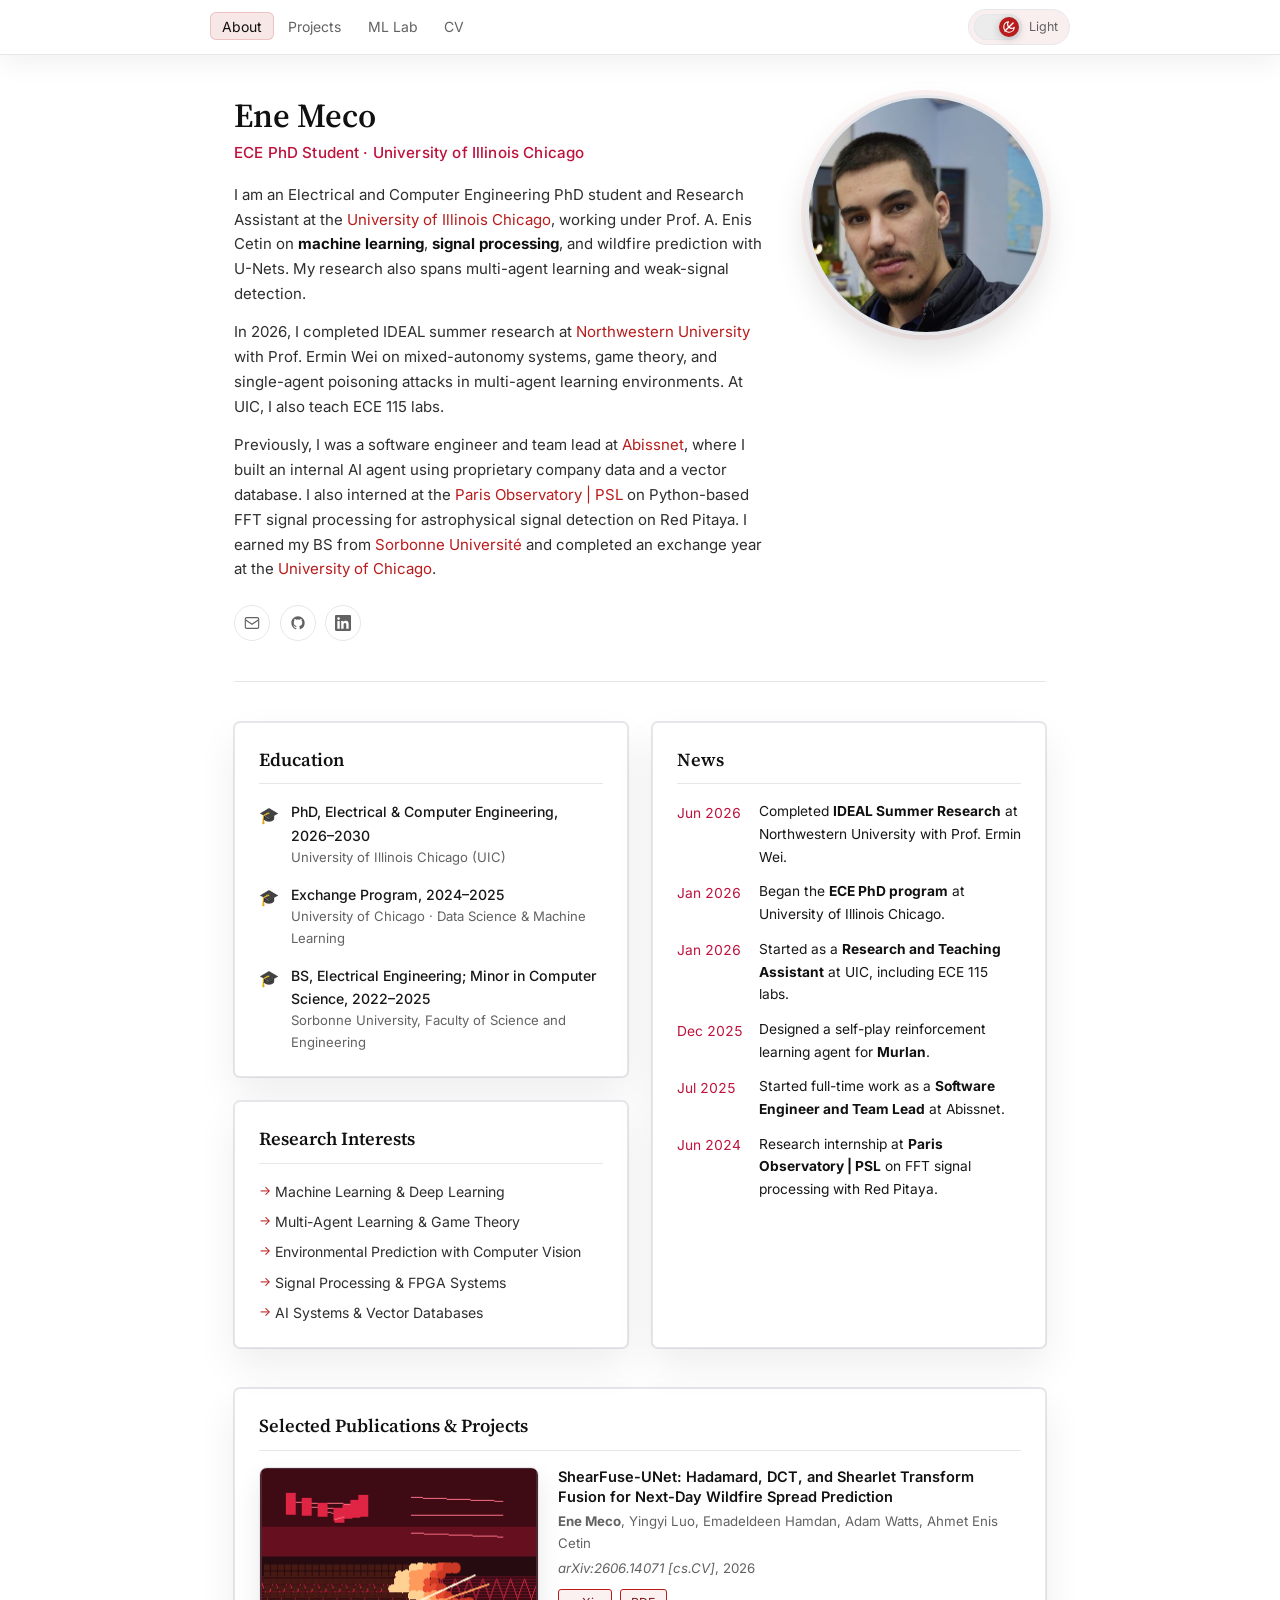
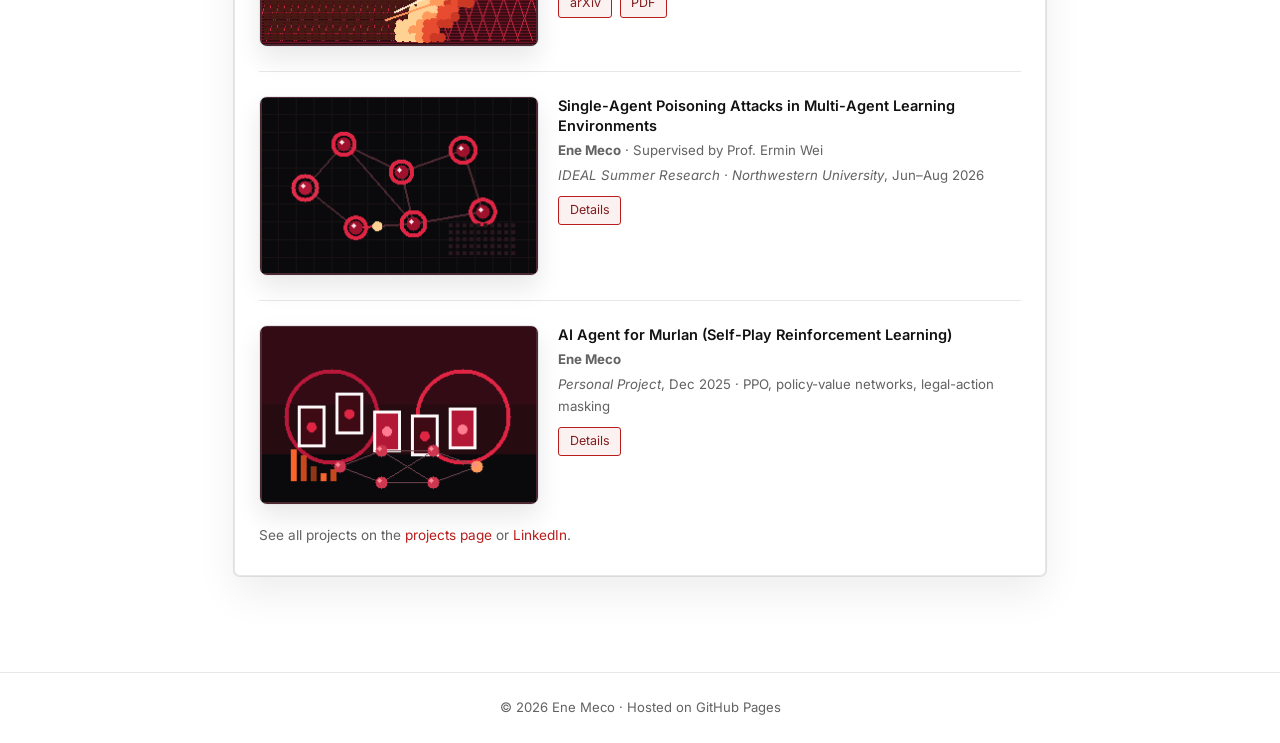
<file: index.html>
<!DOCTYPE html>
<html lang="en">
<head>
  <meta charset="UTF-8" />
  <meta name="viewport" content="width=device-width, initial-scale=1.0" />
  <title>Ene Meco</title>
  <meta name="description" content="Ene Meco is an Electrical and Computer Engineering PhD student and Research Assistant at the University of Illinois Chicago, working under Prof. A. Enis Cetin." />
  <link rel="canonical" href="https://enemeco.com/" />
  <meta property="og:title" content="Ene Meco" />
  <meta property="og:description" content="Ene Meco is an Electrical and Computer Engineering PhD student and Research Assistant at the University of Illinois Chicago, working under Prof. A. Enis Cetin." />
  <meta property="og:type" content="website" />
  <meta property="og:url" content="https://enemeco.com/" />
  <meta name="twitter:card" content="summary" />
  <meta name="twitter:title" content="Ene Meco" />
  <meta name="twitter:description" content="Ene Meco is an Electrical and Computer Engineering PhD student and Research Assistant at the University of Illinois Chicago, working under Prof. A. Enis Cetin." />
  <script type="application/ld+json">
    {
      "@context": "https://schema.org",
      "@type": "Person",
      "name": "Ene Meco",
      "url": "https://enemeco.com/",
      "email": "mailto:emeco@uic.edu",
      "affiliation": {
        "@type": "CollegeOrUniversity",
        "name": "University of Illinois Chicago"
      },
      "description": "Ene Meco is an Electrical and Computer Engineering PhD student and Research Assistant at the University of Illinois Chicago, working under Prof. A. Enis Cetin."
    }
  </script>
  <link rel="icon" href="/favicon.ico" sizes="any" />
  <link rel="icon" type="image/png" sizes="48x48" href="/assets/favicon-48.png" />
  <link rel="icon" type="image/png" sizes="96x96" href="/assets/favicon-96.png" />
  <link rel="icon" type="image/png" sizes="192x192" href="/assets/favicon-192.png" />
  <link rel="apple-touch-icon" sizes="180x180" href="/assets/apple-touch-icon.png" />
  <meta name="theme-color" content="#070708" />
  <link rel="preconnect" href="https://fonts.googleapis.com" />
  <link rel="preconnect" href="https://fonts.gstatic.com" crossorigin />
  <link href="https://fonts.googleapis.com/css2?family=Source+Serif+4:ital,opsz,wght@0,8..60,300;0,8..60,400;0,8..60,600;1,8..60,300;1,8..60,400&family=Inter:wght@300;400;500&display=swap" rel="stylesheet" />
  <script>
    (() => {
      try {
        const savedTheme = localStorage.getItem('site-theme');
        const systemTheme = window.matchMedia('(prefers-color-scheme: light)').matches ? 'light' : 'dark';
        document.documentElement.dataset.theme = savedTheme === 'light' || savedTheme === 'dark' ? savedTheme : systemTheme;
      } catch {
        document.documentElement.dataset.theme = 'dark';
      }
    })();
  </script>
  <link rel="stylesheet" href="/style.css" />
</head>
<body>
  <nav class="navbar">
    <div class="nav-inner">
      <ul class="nav-links" id="navLinks">
        <li><a href="/" class="active">About</a></li>
        <li><a href="/publications/">Projects</a></li>
        <li><a href="/ml-lab/">ML Lab</a></li>
        <li><a href="/cv/">CV</a></li>
      </ul>
      <button class="theme-toggle" id="themeToggle" type="button" aria-label="Switch to light mode" aria-pressed="false" title="Toggle light and dark mode">
        <span class="theme-toggle-track" aria-hidden="true">
          <span class="theme-toggle-thumb">
            <svg class="theme-toggle-icon" viewBox="0 0 24 24" focusable="false">
              <path class="theme-toggle-moon" d="M21 12.8A9 9 0 1 1 11.2 3a7 7 0 0 0 9.8 9.8Z"></path>
              <path class="theme-toggle-slash" d="M5 19 19 5"></path>
            </svg>
          </span>
        </span>
        <span class="theme-toggle-text">Dark</span>
      </button>
      <button class="nav-toggle" id="navToggle" type="button" aria-label="Toggle menu" aria-controls="navLinks" aria-expanded="false">☰</button>
    </div>
  </nav>

  <main class="container">
    <!-- HERO -->
    <section class="hero">
      <div class="hero-text">
        <h1 class="hero-name">Ene Meco</h1>
        <p class="hero-title">ECE PhD Student &middot; University of Illinois Chicago</p>
        <p class="hero-bio">
          I am an Electrical and Computer Engineering PhD student and Research Assistant at the
          <a href="https://www.uic.edu/" target="_blank">University of Illinois Chicago</a>,
          working under Prof. A. Enis Cetin on <strong>machine learning</strong>,
          <strong>signal processing</strong>, and wildfire prediction with U-Nets.
          My research also spans multi-agent learning and weak-signal detection.
        </p>
        <p class="hero-bio">
          In 2026, I completed IDEAL summer research at
          <a href="https://www.northwestern.edu/" target="_blank">Northwestern University</a>
          with Prof. Ermin Wei on mixed-autonomy systems, game theory, and single-agent
          poisoning attacks in multi-agent learning environments. At UIC, I also teach ECE 115 labs.
        </p>
        <p class="hero-bio">
          Previously, I was a software engineer and team lead at
          <a href="https://www.abissnet.al/" target="_blank">Abissnet</a>, where I built an internal AI agent
          using proprietary company data and a vector database. I also interned at the
          <a href="https://www.observatoiredeparis.psl.eu/" target="_blank">Paris Observatory | PSL</a>
          on Python-based FFT signal processing for astrophysical signal detection on Red Pitaya.
          I earned my BS from <a href="https://www.sorbonne-universite.fr/" target="_blank">Sorbonne Universit&eacute;</a>
          and completed an exchange year at the
          <a href="https://www.uchicago.edu/" target="_blank">University of Chicago</a>.
        </p>
        <div class="social-links">
          <a href="mailto:emeco@uic.edu" title="Email" class="social-icon">
            <svg viewBox="0 0 24 24" fill="none" stroke="currentColor" stroke-width="1.7"><rect x="2" y="4" width="20" height="16" rx="2"/><path d="M2 7l10 7 10-7"/></svg>
          </a>
          <a href="https://github.com/mecoene" title="GitHub" class="social-icon" target="_blank">
            <svg viewBox="0 0 24 24" fill="currentColor"><path d="M12 2C6.477 2 2 6.484 2 12.017c0 4.425 2.865 8.18 6.839 9.504.5.092.682-.217.682-.483 0-.237-.008-.868-.013-1.703-2.782.605-3.369-1.343-3.369-1.343-.454-1.158-1.11-1.466-1.11-1.466-.908-.62.069-.608.069-.608 1.003.07 1.531 1.032 1.531 1.032.892 1.53 2.341 1.088 2.91.832.092-.647.35-1.088.636-1.338-2.22-.253-4.555-1.113-4.555-4.951 0-1.093.39-1.988 1.029-2.688-.103-.253-.446-1.272.098-2.65 0 0 .84-.27 2.75 1.026A9.564 9.564 0 0112 6.844c.85.004 1.705.115 2.504.337 1.909-1.296 2.747-1.027 2.747-1.027.546 1.379.202 2.398.1 2.651.64.7 1.028 1.595 1.028 2.688 0 3.848-2.339 4.695-4.566 4.943.359.309.678.92.678 1.855 0 1.338-.012 2.419-.012 2.747 0 .268.18.58.688.482A10.019 10.019 0 0022 12.017C22 6.484 17.522 2 12 2z"/></svg>
          </a>
          <a href="https://linkedin.com/in/enemeco" title="LinkedIn" class="social-icon" target="_blank">
            <svg viewBox="0 0 24 24" fill="currentColor"><path d="M20.447 20.452h-3.554v-5.569c0-1.328-.027-3.037-1.852-3.037-1.853 0-2.136 1.445-2.136 2.939v5.667H9.351V9h3.414v1.561h.046c.477-.9 1.637-1.85 3.37-1.85 3.601 0 4.267 2.37 4.267 5.455v6.286zM5.337 7.433a2.062 2.062 0 01-2.063-2.065 2.064 2.064 0 112.063 2.065zm1.782 13.019H3.555V9h3.564v11.452zM22.225 0H1.771C.792 0 0 .774 0 1.729v20.542C0 23.227.792 24 1.771 24h20.451C23.2 24 24 23.227 24 22.271V1.729C24 .774 23.2 0 22.222 0h.003z"/></svg>
          </a>
        </div>
      </div>
      <div class="hero-photo">
        <img src="/assets/photo.jpg" alt="Ene Meco" width="400" height="400" onerror="this.style.display='none';this.nextElementSibling.style.display='flex'" />
        <div class="photo-placeholder">EM</div>
      </div>
    </section>

    <div class="content-grid">
      <!-- LEFT COLUMN -->
      <div class="left-col">
        <section class="card-section">
          <h2 class="section-title">Education</h2>
          <div class="timeline">
            <div class="timeline-item">
              <div class="timeline-icon">🎓</div>
              <div>
                <p class="item-title">PhD, Electrical &amp; Computer Engineering, 2026&ndash;2030</p>
                <p class="item-sub">University of Illinois Chicago (UIC)</p>
              </div>
            </div>
            <div class="timeline-item">
              <div class="timeline-icon">🎓</div>
              <div>
                <p class="item-title">Exchange Program, 2024&ndash;2025</p>
                <p class="item-sub">University of Chicago &middot; Data Science &amp; Machine Learning</p>
              </div>
            </div>
            <div class="timeline-item">
              <div class="timeline-icon">🎓</div>
              <div>
                <p class="item-title">BS, Electrical Engineering; Minor in Computer Science, 2022&ndash;2025</p>
                <p class="item-sub">Sorbonne University, Faculty of Science and Engineering</p>
              </div>
            </div>
          </div>
        </section>

        <section class="card-section">
          <h2 class="section-title">Research Interests</h2>
          <ul class="interests-list">
            <li>Machine Learning &amp; Deep Learning</li>
            <li>Multi-Agent Learning &amp; Game Theory</li>
            <li>Environmental Prediction with Computer Vision</li>
            <li>Signal Processing &amp; FPGA Systems</li>
            <li>AI Systems &amp; Vector Databases</li>
          </ul>
        </section>
      </div>

      <!-- RIGHT COLUMN: News -->
      <div class="right-col">
        <section class="card-section">
          <h2 class="section-title">News</h2>
          <table class="news-table">
            <tbody>
              <tr>
                <td class="news-date">Jun 2026</td>
                <td>Completed <strong>IDEAL Summer Research</strong> at Northwestern University with Prof. Ermin Wei.</td>
              </tr>
              <tr>
                <td class="news-date">Jan 2026</td>
                <td>Began the <strong>ECE PhD program</strong> at University of Illinois Chicago.</td>
              </tr>
              <tr>
                <td class="news-date">Jan 2026</td>
                <td>Started as a <strong>Research and Teaching Assistant</strong> at UIC, including ECE 115 labs.</td>
              </tr>
              <tr>
                <td class="news-date">Dec 2025</td>
                <td>Designed a self-play reinforcement learning agent for <strong>Murlan</strong>.</td>
              </tr>
              <tr>
                <td class="news-date">Jul 2025</td>
                <td>Started full-time work as a <strong>Software Engineer and Team Lead</strong> at Abissnet.</td>
              </tr>
              <tr>
                <td class="news-date">Jun 2024</td>
                <td>Research internship at <strong>Paris Observatory | PSL</strong> on FFT signal processing with Red Pitaya.</td>
              </tr>
            </tbody>
          </table>
        </section>
      </div>
    </div>

    <!-- SELECTED PUBLICATIONS AND PROJECTS -->
    <section class="pubs-section">
      <h2 class="section-title">Selected Publications &amp; Projects</h2>
      <ol class="pub-list">
        <li class="pub-item">
          <div class="pub-preview"><img src="/assets/covers/wildfire-cover.gif" alt="Animated wildfire spread prediction cover" width="280" height="180"></div>
          <div class="pub-info">
            <p class="pub-title">ShearFuse-UNet: Hadamard, DCT, and Shearlet Transform Fusion for Next-Day Wildfire Spread Prediction</p>
            <p class="pub-authors"><strong>Ene Meco</strong>, Yingyi Luo, Emadeldeen Hamdan, Adam Watts, Ahmet Enis Cetin</p>
            <p class="pub-venue"><em>arXiv:2606.14071 [cs.CV]</em>, 2026</p>
            <div class="pub-links">
              <a href="https://arxiv.org/abs/2606.14071" class="pub-link" target="_blank" rel="noopener">arXiv</a>
              <a href="https://arxiv.org/pdf/2606.14071" class="pub-link" target="_blank" rel="noopener">PDF</a>
            </div>
          </div>
        </li>
        <li class="pub-item">
          <div class="pub-preview"><img src="/assets/covers/multi-agent-cover.gif" alt="Animated multi-agent learning cover" width="280" height="180"></div>
          <div class="pub-info">
            <p class="pub-title">Single-Agent Poisoning Attacks in Multi-Agent Learning Environments</p>
            <p class="pub-authors"><strong>Ene Meco</strong> &middot; Supervised by Prof. Ermin Wei</p>
            <p class="pub-venue"><em>IDEAL Summer Research &middot; Northwestern University</em>, Jun&ndash;Aug 2026</p>
            <div class="pub-links">
              <a href="/publications/" class="pub-link">Details</a>
            </div>
          </div>
        </li>
        <li class="pub-item">
          <div class="pub-preview"><img src="/assets/covers/murlan-rl-cover.gif" alt="Animated reinforcement learning card-game cover" width="280" height="180"></div>
          <div class="pub-info">
            <p class="pub-title">AI Agent for Murlan (Self-Play Reinforcement Learning)</p>
            <p class="pub-authors"><strong>Ene Meco</strong></p>
            <p class="pub-venue"><em>Personal Project</em>, Dec 2025 &middot; PPO, policy-value networks, legal-action masking</p>
            <div class="pub-links">
              <a href="/publications/" class="pub-link">Details</a>
            </div>
          </div>
        </li>
      </ol>
      <p class="pubs-cta">See all projects on the <a href="/publications/">projects page</a> or <a href="https://linkedin.com/in/enemeco" target="_blank">LinkedIn</a>.</p>
    </section>
  </main>

  <footer class="site-footer">
    <p>© 2026 Ene Meco · Hosted on <a href="https://pages.github.com/" target="_blank">GitHub Pages</a></p>
  </footer>

  <script src="/scripts/site.js" defer></script>
  <script>
  if (window.location.pathname.endsWith('/index.html')) {
      const cleanPath = window.location.pathname.replace(/\/index\.html$/, '/') || '/';
      window.history.replaceState(
          {},
          '',
          cleanPath +
          window.location.search +
          window.location.hash
      );
  }
  </script>  
</body>
</html>
</file>
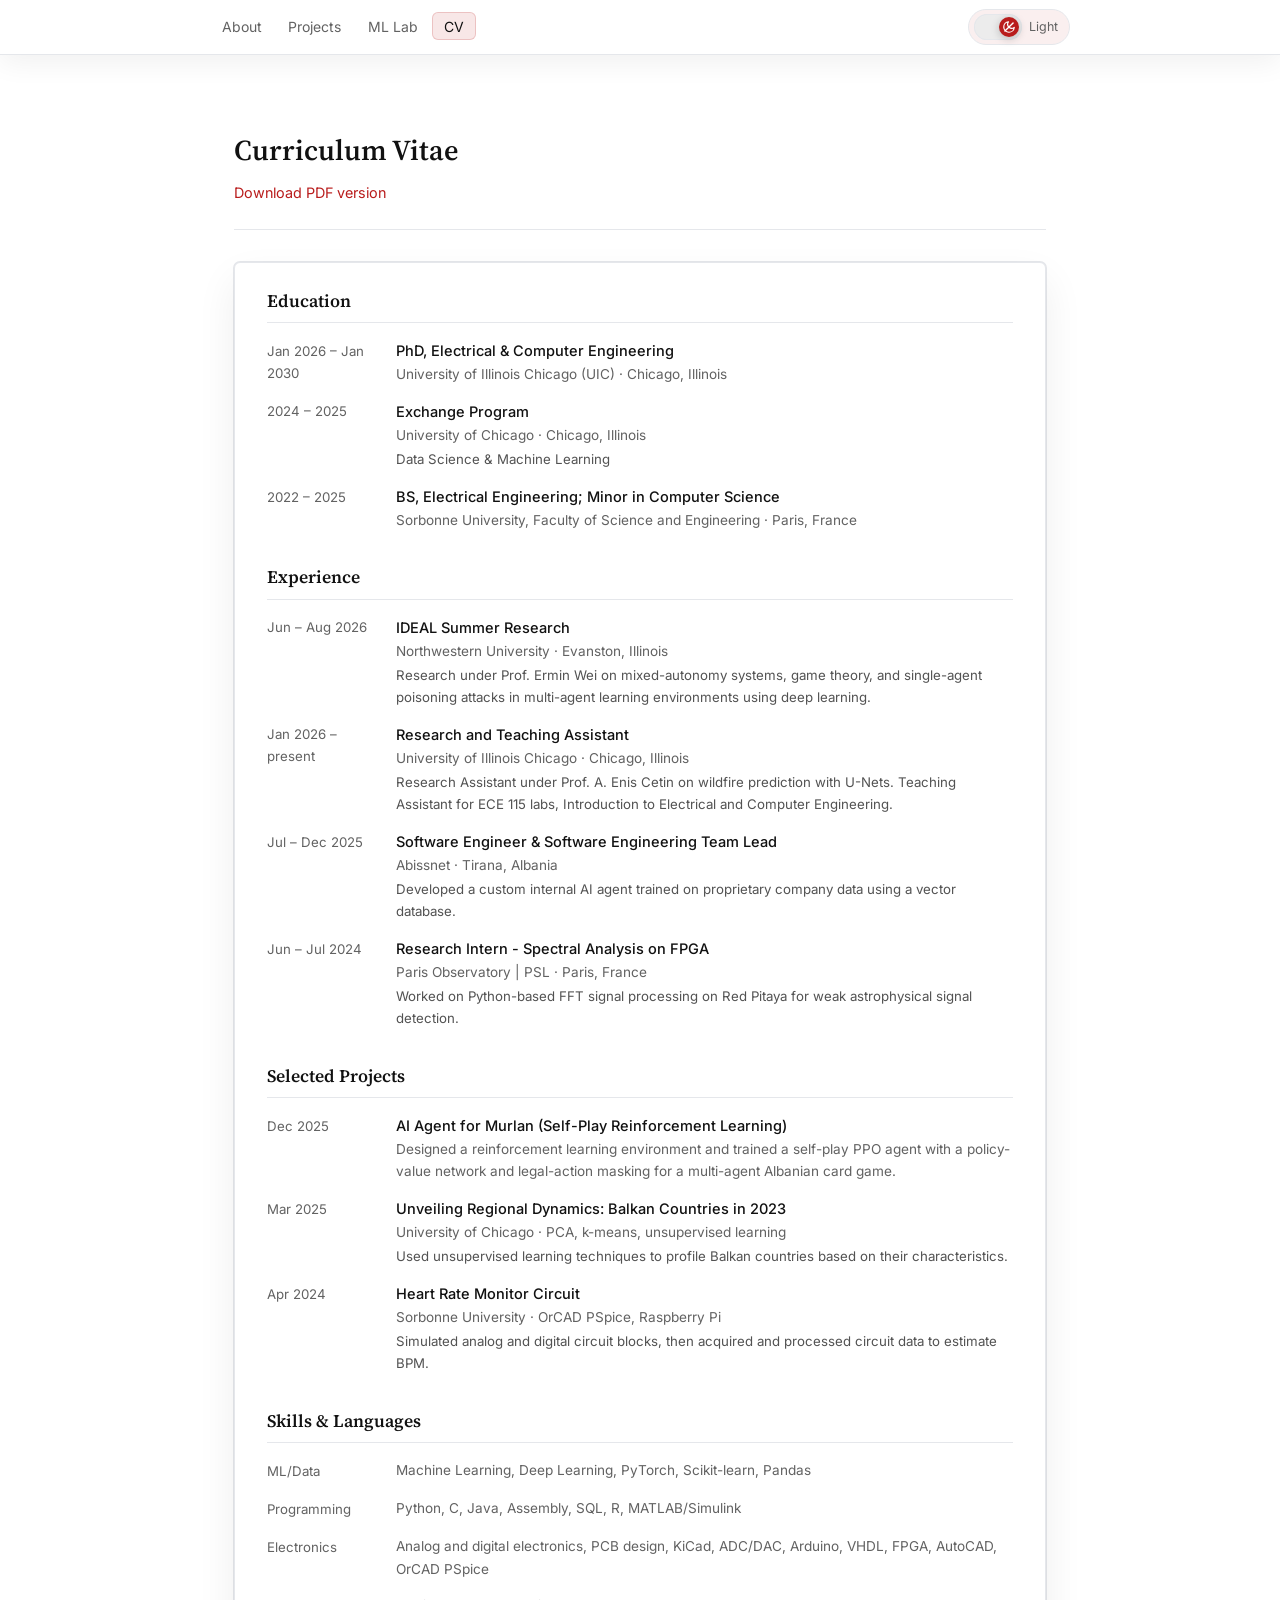
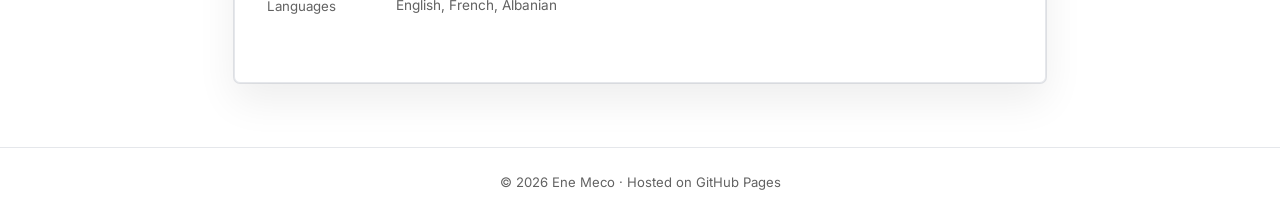
<file: cv/index.html>
<!DOCTYPE html>
<html lang="en">
<head>
  <meta charset="UTF-8" />
  <meta name="viewport" content="width=device-width, initial-scale=1.0" />
  <title>CV - Ene Meco</title>
  <link rel="icon" href="/favicon.ico" sizes="any" />
  <link rel="icon" type="image/png" sizes="48x48" href="/assets/favicon-48.png" />
  <link rel="icon" type="image/png" sizes="96x96" href="/assets/favicon-96.png" />
  <link rel="icon" type="image/png" sizes="192x192" href="/assets/favicon-192.png" />
  <link rel="apple-touch-icon" sizes="180x180" href="/assets/apple-touch-icon.png" />
  <meta name="theme-color" content="#070708" />
  <link rel="preconnect" href="https://fonts.googleapis.com" />
  <link rel="preconnect" href="https://fonts.gstatic.com" crossorigin />
  <link href="https://fonts.googleapis.com/css2?family=Source+Serif+4:ital,opsz,wght@0,8..60,300;0,8..60,400;0,8..60,600;1,8..60,300&family=Inter:wght@300;400;500&display=swap" rel="stylesheet" />
  <script>
    (() => {
      try {
        const savedTheme = localStorage.getItem('site-theme');
        const systemTheme = window.matchMedia('(prefers-color-scheme: light)').matches ? 'light' : 'dark';
        document.documentElement.dataset.theme = savedTheme === 'light' || savedTheme === 'dark' ? savedTheme : systemTheme;
      } catch {
        document.documentElement.dataset.theme = 'dark';
      }
    })();
  </script>
  <link rel="stylesheet" href="/style.css" />
</head>
<body>
  <nav class="navbar">
    <div class="nav-inner">
      <ul class="nav-links" id="navLinks">
        <li><a href="/">About</a></li>
        <li><a href="/publications/">Projects</a></li>
        <li><a href="/ml-lab/">ML Lab</a></li>
        <li><a href="/cv/" class="active">CV</a></li>
      </ul>
      <button class="theme-toggle" id="themeToggle" type="button" aria-label="Switch to light mode" aria-pressed="false" title="Toggle light and dark mode">
        <span class="theme-toggle-track" aria-hidden="true">
          <span class="theme-toggle-thumb">
            <svg class="theme-toggle-icon" viewBox="0 0 24 24" focusable="false">
              <path class="theme-toggle-moon" d="M21 12.8A9 9 0 1 1 11.2 3a7 7 0 0 0 9.8 9.8Z"></path>
              <path class="theme-toggle-slash" d="M5 19 19 5"></path>
            </svg>
          </span>
        </span>
        <span class="theme-toggle-text">Dark</span>
      </button>
      <button class="nav-toggle" id="navToggle" type="button" aria-label="Toggle menu" aria-controls="navLinks" aria-expanded="false">☰</button>
    </div>
  </nav>

  <main class="container">
    <div class="page-hero">
      <h1>Curriculum Vitae</h1>
      <p><a href="/assets/cv.pdf">Download PDF version</a></p>
    </div>

    <div class="cv-shell">

      <div class="cv-section">
        <h2>Education</h2>
        <div class="cv-entry">
          <div class="cv-dates">Jan 2026 &ndash; Jan 2030</div>
          <div class="cv-detail">
            <p class="cv-role">PhD, Electrical &amp; Computer Engineering</p>
            <p class="cv-org">University of Illinois Chicago (UIC) &middot; Chicago, Illinois</p>
          </div>
        </div>
        <div class="cv-entry">
          <div class="cv-dates">2024 &ndash; 2025</div>
          <div class="cv-detail">
            <p class="cv-role">Exchange Program</p>
            <p class="cv-org">University of Chicago &middot; Chicago, Illinois</p>
            <p class="cv-desc">Data Science &amp; Machine Learning</p>
          </div>
        </div>
        <div class="cv-entry">
          <div class="cv-dates">2022 &ndash; 2025</div>
          <div class="cv-detail">
            <p class="cv-role">BS, Electrical Engineering; Minor in Computer Science</p>
            <p class="cv-org">Sorbonne University, Faculty of Science and Engineering &middot; Paris, France</p>
          </div>
        </div>
      </div>

      <div class="cv-section">
        <h2>Experience</h2>
        <div class="cv-entry">
          <div class="cv-dates">Jun &ndash; Aug 2026</div>
          <div class="cv-detail">
            <p class="cv-role">IDEAL Summer Research</p>
            <p class="cv-org">Northwestern University &middot; Evanston, Illinois</p>
            <p class="cv-desc">Research under Prof. Ermin Wei on mixed-autonomy systems, game theory, and single-agent poisoning attacks in multi-agent learning environments using deep learning.</p>
          </div>
        </div>
        <div class="cv-entry">
          <div class="cv-dates">Jan 2026 &ndash; present</div>
          <div class="cv-detail">
            <p class="cv-role">Research and Teaching Assistant</p>
            <p class="cv-org">University of Illinois Chicago &middot; Chicago, Illinois</p>
            <p class="cv-desc">Research Assistant under Prof. A. Enis Cetin on wildfire prediction with U-Nets. Teaching Assistant for ECE 115 labs, Introduction to Electrical and Computer Engineering.</p>
          </div>
        </div>
        <div class="cv-entry">
          <div class="cv-dates">Jul &ndash; Dec 2025</div>
          <div class="cv-detail">
            <p class="cv-role">Software Engineer &amp; Software Engineering Team Lead</p>
            <p class="cv-org">Abissnet &middot; Tirana, Albania</p>
            <p class="cv-desc">Developed a custom internal AI agent trained on proprietary company data using a vector database.</p>
          </div>
        </div>
        <div class="cv-entry">
          <div class="cv-dates">Jun &ndash; Jul 2024</div>
          <div class="cv-detail">
            <p class="cv-role">Research Intern - Spectral Analysis on FPGA</p>
            <p class="cv-org">Paris Observatory | PSL &middot; Paris, France</p>
            <p class="cv-desc">Worked on Python-based FFT signal processing on Red Pitaya for weak astrophysical signal detection.</p>
          </div>
        </div>
      </div>

      <div class="cv-section">
        <h2>Selected Projects</h2>
        <div class="cv-entry">
          <div class="cv-dates">Dec 2025</div>
          <div class="cv-detail">
            <p class="cv-role">AI Agent for Murlan (Self-Play Reinforcement Learning)</p>
            <p class="cv-org">Designed a reinforcement learning environment and trained a self-play PPO agent with a policy-value network and legal-action masking for a multi-agent Albanian card game.</p>
          </div>
        </div>
        <div class="cv-entry">
          <div class="cv-dates">Mar 2025</div>
          <div class="cv-detail">
            <p class="cv-role">Unveiling Regional Dynamics: Balkan Countries in 2023</p>
            <p class="cv-org">University of Chicago &middot; PCA, k-means, unsupervised learning</p>
            <p class="cv-desc">Used unsupervised learning techniques to profile Balkan countries based on their characteristics.</p>
          </div>
        </div>
        <div class="cv-entry">
          <div class="cv-dates">Apr 2024</div>
          <div class="cv-detail">
            <p class="cv-role">Heart Rate Monitor Circuit</p>
            <p class="cv-org">Sorbonne University &middot; OrCAD PSpice, Raspberry Pi</p>
            <p class="cv-desc">Simulated analog and digital circuit blocks, then acquired and processed circuit data to estimate BPM.</p>
          </div>
        </div>
      </div>

      <div class="cv-section">
        <h2>Skills &amp; Languages</h2>
        <div class="cv-entry">
          <div class="cv-dates">ML/Data</div>
          <div class="cv-detail">
            <p class="cv-org">Machine Learning, Deep Learning, PyTorch, Scikit-learn, Pandas</p>
          </div>
        </div>
        <div class="cv-entry">
          <div class="cv-dates">Programming</div>
          <div class="cv-detail">
            <p class="cv-org">Python, C, Java, Assembly, SQL, R, MATLAB/Simulink</p>
          </div>
        </div>
        <div class="cv-entry">
          <div class="cv-dates">Electronics</div>
          <div class="cv-detail">
            <p class="cv-org">Analog and digital electronics, PCB design, KiCad, ADC/DAC, Arduino, VHDL, FPGA, AutoCAD, OrCAD PSpice</p>
          </div>
        </div>
        <div class="cv-entry">
          <div class="cv-dates">Languages</div>
          <div class="cv-detail">
            <p class="cv-org">English, French, Albanian</p>
          </div>
        </div>
      </div>

    </div>
  </main>

  <footer class="site-footer">
    <p>© 2026 Ene Meco · Hosted on <a href="https://pages.github.com/" target="_blank">GitHub Pages</a></p>
  </footer>
  <script src="/scripts/site.js" defer></script>
  
  <script>
  if (window.location.pathname.endsWith('/cv/index.html')) {
      window.history.replaceState(
          {},
          '',
          window.location.pathname.replace('/cv/index.html', '/cv/') +
          window.location.search +
          window.location.hash
      );
  }
  </script>  
</body>
</html>
</file>
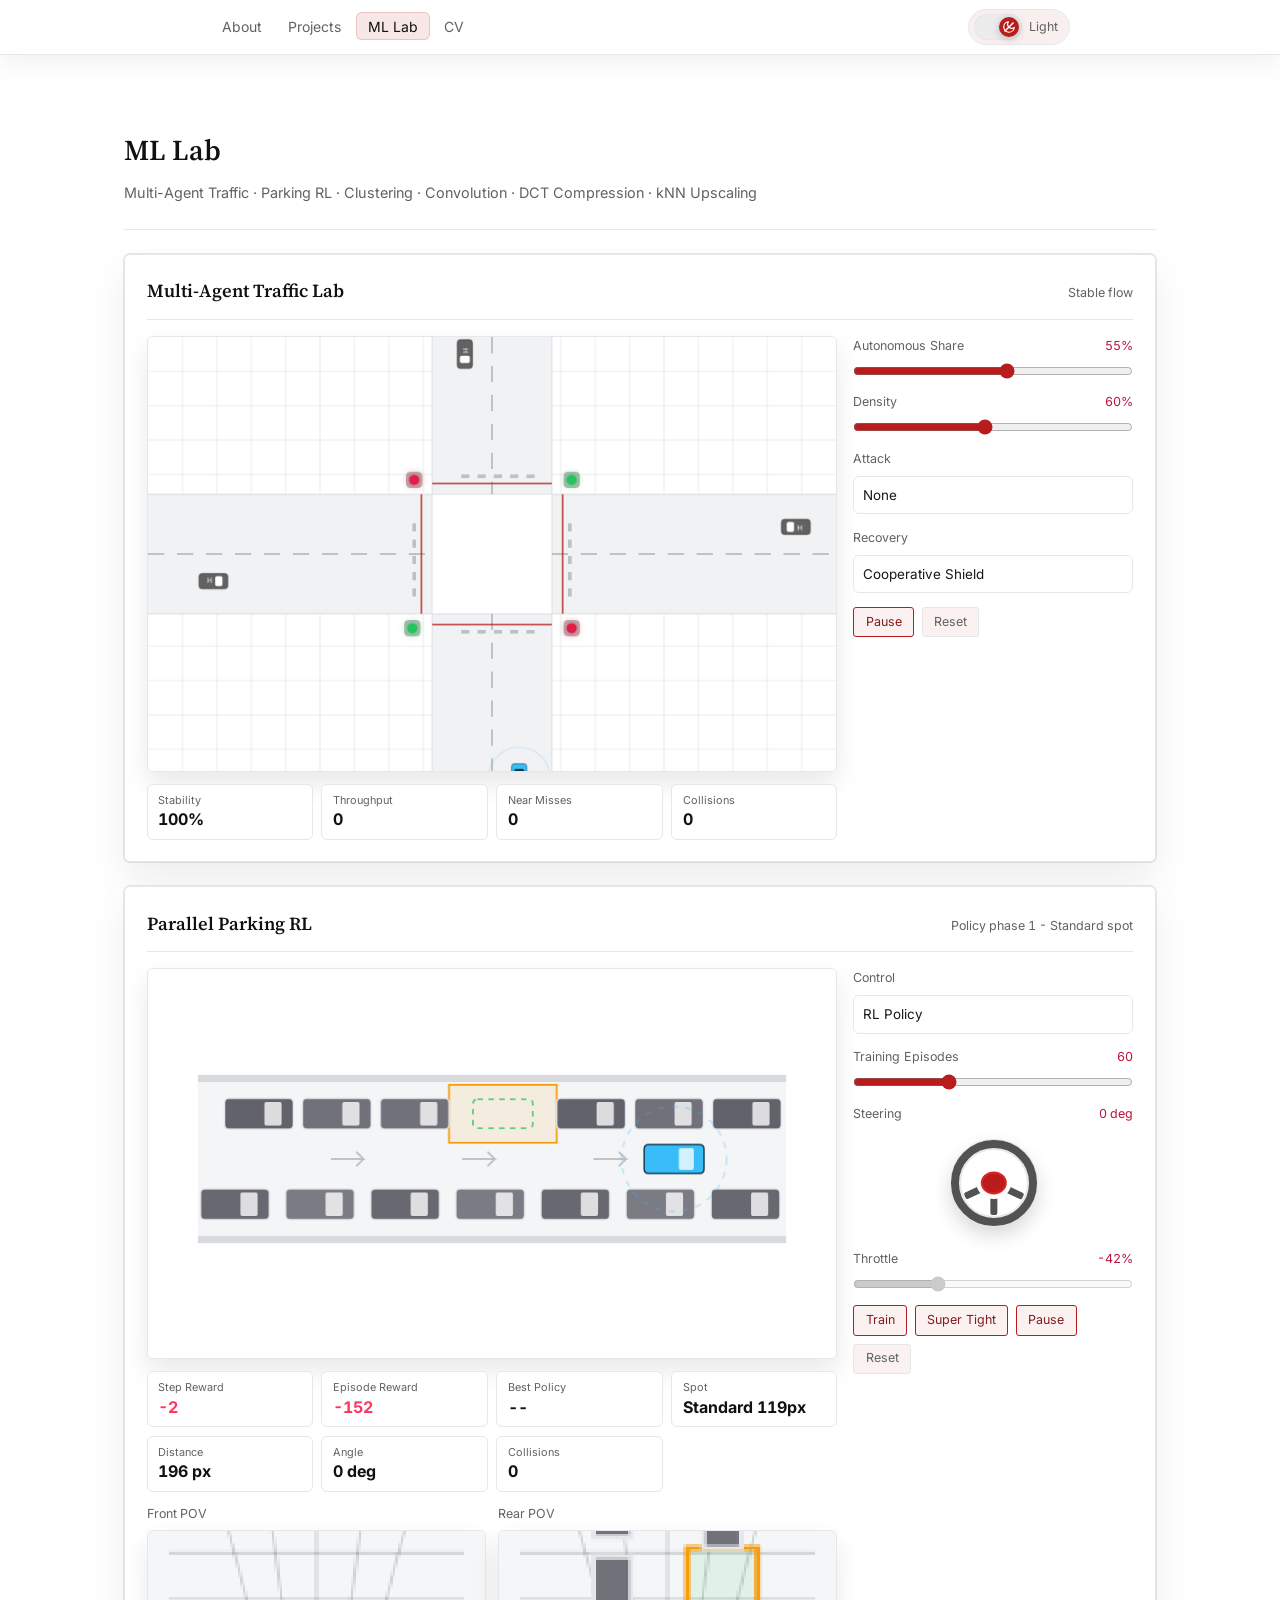
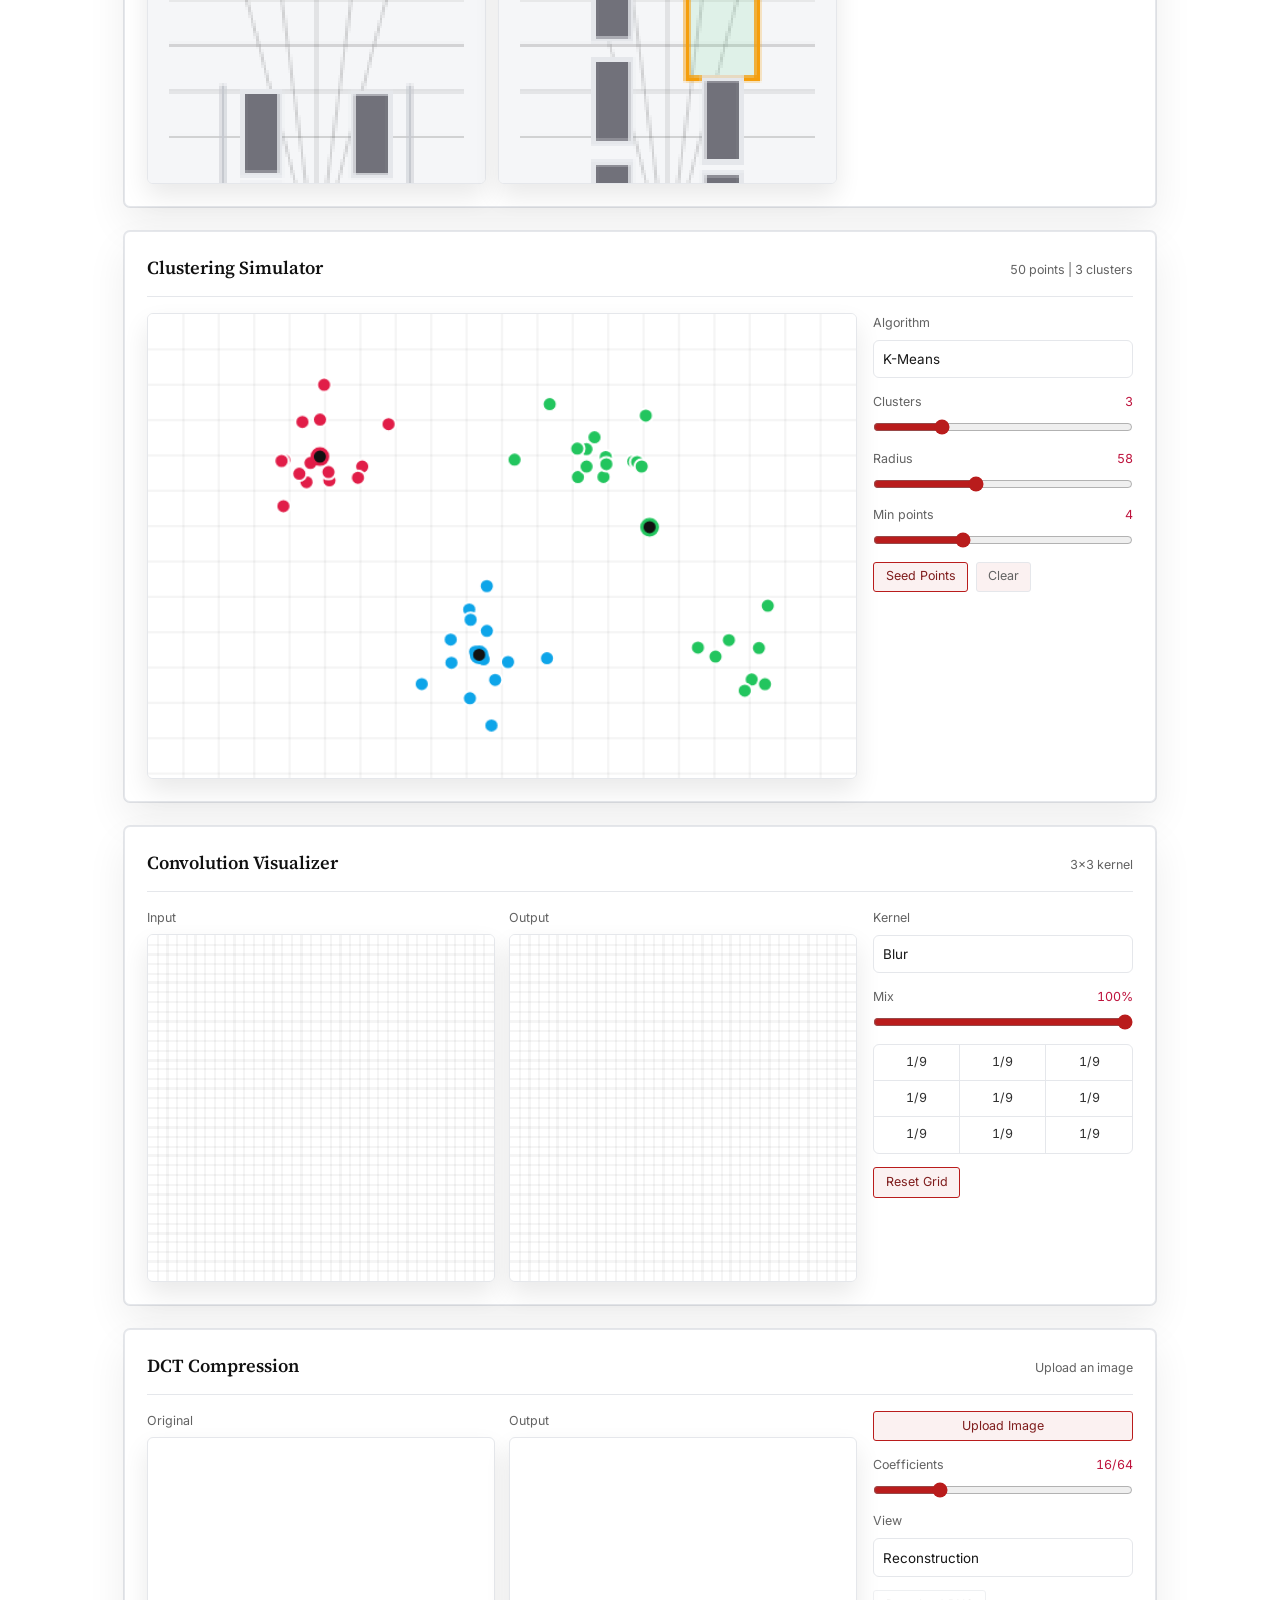
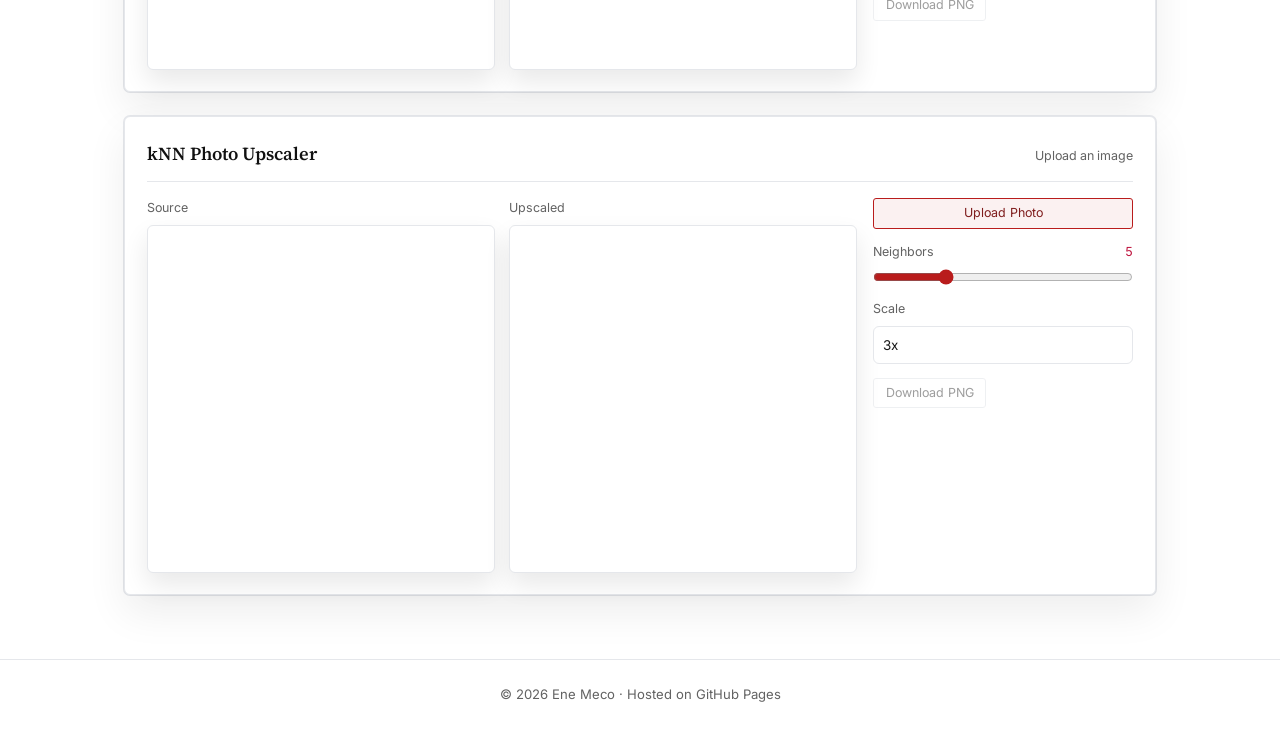
<file: ml-lab/index.html>
<!DOCTYPE html>
<html lang="en">
<head>
  <meta charset="UTF-8" />
  <meta name="viewport" content="width=device-width, initial-scale=1.0" />
  <title>ML Lab - Ene Meco</title>
  <link rel="icon" href="/favicon.ico" sizes="any" />
  <link rel="icon" type="image/png" sizes="48x48" href="/assets/favicon-48.png" />
  <link rel="icon" type="image/png" sizes="96x96" href="/assets/favicon-96.png" />
  <link rel="icon" type="image/png" sizes="192x192" href="/assets/favicon-192.png" />
  <link rel="apple-touch-icon" sizes="180x180" href="/assets/apple-touch-icon.png" />
  <meta name="theme-color" content="#070708" />
  <link rel="preconnect" href="https://fonts.googleapis.com" />
  <link rel="preconnect" href="https://fonts.gstatic.com" crossorigin />
  <link href="https://fonts.googleapis.com/css2?family=Source+Serif+4:ital,opsz,wght@0,8..60,300;0,8..60,400;0,8..60,600;1,8..60,300&family=Inter:wght@300;400;500&display=swap" rel="stylesheet" />
  <script>
    (() => {
      try {
        const savedTheme = localStorage.getItem('site-theme');
        const systemTheme = window.matchMedia('(prefers-color-scheme: light)').matches ? 'light' : 'dark';
        document.documentElement.dataset.theme = savedTheme === 'light' || savedTheme === 'dark' ? savedTheme : systemTheme;
      } catch {
        document.documentElement.dataset.theme = 'dark';
      }
    })();
  </script>
  <link rel="stylesheet" href="/style.css" />
</head>
<body>
  <nav class="navbar">
    <div class="nav-inner">
      <ul class="nav-links" id="navLinks">
        <li><a href="/">About</a></li>
        <li><a href="/publications/">Projects</a></li>
        <li><a href="/ml-lab/" class="active">ML Lab</a></li>
        <li><a href="/cv/">CV</a></li>
      </ul>
      <button class="theme-toggle" id="themeToggle" type="button" aria-label="Switch to light mode" aria-pressed="false" title="Toggle light and dark mode">
        <span class="theme-toggle-track" aria-hidden="true">
          <span class="theme-toggle-thumb">
            <svg class="theme-toggle-icon" viewBox="0 0 24 24" focusable="false">
              <path class="theme-toggle-moon" d="M21 12.8A9 9 0 1 1 11.2 3a7 7 0 0 0 9.8 9.8Z"></path>
              <path class="theme-toggle-slash" d="M5 19 19 5"></path>
            </svg>
          </span>
        </span>
        <span class="theme-toggle-text">Dark</span>
      </button>
      <button class="nav-toggle" id="navToggle" type="button" aria-label="Toggle menu" aria-controls="navLinks" aria-expanded="false">&#9776;</button>
    </div>
  </nav>

  <main class="container lab-container">
    <div class="page-hero lab-hero">
      <h1>ML Lab</h1>
      <p>Multi-Agent Traffic &middot; Parking RL &middot; Clustering &middot; Convolution &middot; DCT Compression &middot; kNN Upscaling</p>
    </div>

    <div class="lab-stack">
      <section class="lab-tool traffic-tool" aria-labelledby="traffic-title">
        <div class="lab-tool-header">
          <h2 id="traffic-title">Multi-Agent Traffic Lab</h2>
          <p class="lab-status" id="trafficStatus">Stable flow</p>
        </div>
        <div class="lab-workspace traffic-workspace">
          <div class="traffic-stage">
            <canvas class="lab-canvas traffic-canvas" id="trafficCanvas" width="760" height="480" aria-label="Mixed-autonomy intersection simulation"></canvas>
            <div class="traffic-metrics" aria-label="Traffic simulation metrics">
              <div>
                <span>Stability</span>
                <strong id="trafficStability">100%</strong>
              </div>
              <div>
                <span>Throughput</span>
                <strong id="trafficThroughput">0</strong>
              </div>
              <div>
                <span>Near Misses</span>
                <strong id="trafficNearMisses">0</strong>
              </div>
              <div>
                <span>Collisions</span>
                <strong id="trafficCollisions">0</strong>
              </div>
            </div>
          </div>
          <div class="lab-controls">
            <label class="lab-field">
              <span>Autonomous Share <output id="trafficAutonomyValue">55%</output></span>
              <input id="trafficAutonomy" type="range" min="0" max="100" value="55" />
            </label>
            <label class="lab-field">
              <span>Density <output id="trafficDensityValue">60%</output></span>
              <input id="trafficDensity" type="range" min="25" max="100" value="60" />
            </label>
            <label class="lab-field">
              <span>Attack</span>
              <select id="trafficAttack">
                <option value="none">None</option>
                <option value="brake">Poisoned Brake</option>
                <option value="signal">Signal Ignore</option>
                <option value="drift">Sensor Drift</option>
              </select>
            </label>
            <label class="lab-field">
              <span>Recovery</span>
              <select id="trafficRecovery">
                <option value="cooperative">Cooperative Shield</option>
                <option value="hold">Intersection Hold</option>
                <option value="none">No Recovery</option>
              </select>
            </label>
            <div class="lab-button-row">
              <button class="lab-button" id="trafficPause" type="button">Pause</button>
              <button class="lab-button lab-button-secondary" id="trafficReset" type="button">Reset</button>
            </div>
          </div>
        </div>
      </section>

      <section class="lab-tool parking-tool" aria-labelledby="parking-title">
        <div class="lab-tool-header">
          <h2 id="parking-title">Parallel Parking RL</h2>
          <p class="lab-status" id="parkingStatus">Policy rollout</p>
        </div>
        <div class="lab-workspace parking-workspace">
          <div class="parking-stage">
            <canvas class="lab-canvas parking-canvas" id="parkingCanvas" width="760" height="430" aria-label="Parallel parking reinforcement learning demo on a narrow one-way street"></canvas>
            <div class="parking-metrics" aria-label="Parallel parking metrics">
              <div>
                <span>Step Reward</span>
                <strong id="parkingReward">0</strong>
              </div>
              <div>
                <span>Episode Reward</span>
                <strong id="parkingEpisodeReward">0</strong>
              </div>
              <div>
                <span>Best Policy</span>
                <strong id="parkingBestReward">--</strong>
              </div>
              <div>
                <span>Spot</span>
                <strong id="parkingScenario">Standard</strong>
              </div>
              <div>
                <span>Distance</span>
                <strong id="parkingDistance">0 px</strong>
              </div>
              <div>
                <span>Angle</span>
                <strong id="parkingAngle">0 deg</strong>
              </div>
              <div>
                <span>Collisions</span>
                <strong id="parkingCollisions">0</strong>
              </div>
            </div>
            <div class="parking-sensors">
              <div>
                <p class="lab-panel-label">Front POV</p>
                <canvas class="lab-canvas parking-sensor-canvas" id="parkingFrontSensor" width="128" height="96" aria-label="Front parking sensor point of view"></canvas>
              </div>
              <div>
                <p class="lab-panel-label">Rear POV</p>
                <canvas class="lab-canvas parking-sensor-canvas" id="parkingRearSensor" width="128" height="96" aria-label="Rear parking sensor point of view"></canvas>
              </div>
            </div>
          </div>
          <div class="lab-controls">
            <label class="lab-field">
              <span>Control</span>
              <select id="parkingMode">
                <option value="policy">RL Policy</option>
                <option value="manual">Manual</option>
              </select>
            </label>
            <label class="lab-field">
              <span>Training Episodes <output id="parkingTrainValue">60</output></span>
              <input id="parkingTrainEpisodes" type="range" min="20" max="140" step="10" value="60" />
            </label>

            <label class="lab-field parking-steering-field">
              <span>Steering <output id="parkingSteerValue">0 deg</output></span>
              <div class="parking-steering-control">
                <input class="parking-steer-input" id="parkingSteer" type="range" min="-35" max="35" value="0" aria-label="Steering angle" />
                <div class="parking-steering-wheel" id="parkingSteeringWheel" aria-hidden="true">
                  <i class="parking-wheel-spoke parking-wheel-spoke-left"></i>
                  <i class="parking-wheel-spoke parking-wheel-spoke-right"></i>
                  <i class="parking-wheel-spoke parking-wheel-spoke-lower"></i>
                  <i class="parking-wheel-hub"></i>
                </div>
              </div>
            </label>
            <label class="lab-field">
              <span>Throttle <output id="parkingThrottleValue">0%</output></span>
              <input id="parkingThrottle" type="range" min="-100" max="100" value="0" />
            </label>
            <div class="lab-button-row">
              <button class="lab-button" id="parkingTrain" type="button">Train</button>
              <button class="lab-button" id="parkingSuperTight" type="button">Super Tight</button>
              <button class="lab-button" id="parkingPause" type="button">Pause</button>
              <button class="lab-button lab-button-secondary" id="parkingReset" type="button">Reset</button>
            </div>
          </div>
        </div>
      </section>

      <section class="lab-tool" aria-labelledby="clustering-title">
        <div class="lab-tool-header">
          <h2 id="clustering-title">Clustering Simulator</h2>
          <p class="lab-status" id="clusterStatus">0 points</p>
        </div>
        <div class="lab-workspace">
          <canvas class="lab-canvas cluster-canvas" id="clusterCanvas" width="640" height="420" aria-label="Interactive clustering canvas"></canvas>
          <div class="lab-controls">
            <label class="lab-field">
              <span>Algorithm</span>
              <select id="clusterAlgorithm">
                <option value="kmeans">K-Means</option>
                <option value="dbscan">DBSCAN</option>
                <option value="gmm">Gaussian Mixture</option>
              </select>
            </label>
            <label class="lab-field" id="clusterKField">
              <span>Clusters <output id="clusterKValue">3</output></span>
              <input id="clusterK" type="range" min="2" max="6" value="3" />
            </label>
            <label class="lab-field" id="clusterEpsField">
              <span>Radius <output id="clusterEpsValue">58</output></span>
              <input id="clusterEps" type="range" min="25" max="110" value="58" />
            </label>
            <label class="lab-field" id="clusterMinField">
              <span>Min points <output id="clusterMinValue">4</output></span>
              <input id="clusterMin" type="range" min="2" max="8" value="4" />
            </label>
            <div class="lab-button-row">
              <button class="lab-button" id="clusterSeed" type="button">Seed Points</button>
              <button class="lab-button lab-button-secondary" id="clusterClear" type="button">Clear</button>
            </div>
          </div>
        </div>
      </section>

      <section class="lab-tool" aria-labelledby="convolution-title">
        <div class="lab-tool-header">
          <h2 id="convolution-title">Convolution Visualizer</h2>
          <p class="lab-status" id="convStatus">3x3 kernel</p>
        </div>
        <div class="lab-workspace">
          <div class="lab-canvas-grid">
            <div>
              <p class="lab-panel-label">Input</p>
              <canvas class="lab-canvas conv-canvas" id="convSource" width="320" height="320" aria-label="Convolution input grid"></canvas>
            </div>
            <div>
              <p class="lab-panel-label">Output</p>
              <canvas class="lab-canvas conv-canvas" id="convOutput" width="320" height="320" aria-label="Convolution output grid"></canvas>
            </div>
          </div>
          <div class="lab-controls">
            <label class="lab-field">
              <span>Kernel</span>
              <select id="convKernel">
                <option value="blur">Blur</option>
                <option value="sharpen">Sharpen</option>
                <option value="edge">Edge Detection</option>
                <option value="sobel">Sobel Magnitude</option>
                <option value="emboss">Emboss</option>
                <option value="custom">Custom 3x3</option>
              </select>
            </label>
            <label class="lab-field">
              <span>Mix <output id="convMixValue">100%</output></span>
              <input id="convMix" type="range" min="0" max="100" value="100" />
            </label>
            <div class="kernel-grid" id="kernelGrid" aria-label="Kernel matrix"></div>
            <div class="lab-button-row">
              <button class="lab-button" id="convReset" type="button">Reset Grid</button>
            </div>
          </div>
        </div>
      </section>

      <section class="lab-tool" aria-labelledby="dct-title">
        <div class="lab-tool-header">
          <h2 id="dct-title">DCT Compression</h2>
          <p class="lab-status" id="dctStatus">Upload an image</p>
        </div>
        <div class="lab-workspace">
          <div class="lab-canvas-grid">
            <div>
              <p class="lab-panel-label">Original</p>
              <canvas class="lab-canvas image-canvas" id="dctSource" width="192" height="128" aria-label="DCT source image"></canvas>
            </div>
            <div>
              <p class="lab-panel-label">Output</p>
              <canvas class="lab-canvas image-canvas" id="dctOutput" width="192" height="128" aria-label="DCT compressed image"></canvas>
            </div>
          </div>
          <div class="lab-controls">
            <input class="file-input" id="dctUpload" type="file" accept="image/*" />
            <label class="lab-button file-button" for="dctUpload">Upload Image</label>
            <label class="lab-field">
              <span>Coefficients <output id="dctKeepValue">16/64</output></span>
              <input id="dctKeep" type="range" min="1" max="64" value="16" />
            </label>
            <label class="lab-field">
              <span>View</span>
              <select id="dctMode">
                <option value="reconstruction">Reconstruction</option>
                <option value="error">Error Map</option>
              </select>
            </label>
            <div class="lab-button-row">
              <button class="lab-button" id="dctDownload" type="button" disabled>Download PNG</button>
            </div>
          </div>
        </div>
      </section>

      <section class="lab-tool" aria-labelledby="knn-title">
        <div class="lab-tool-header">
          <h2 id="knn-title">kNN Photo Upscaler</h2>
          <p class="lab-status" id="knnStatus">Upload an image</p>
        </div>
        <div class="lab-workspace">
          <div class="lab-canvas-grid">
            <div>
              <p class="lab-panel-label">Source</p>
              <canvas class="lab-canvas image-canvas" id="knnSource" width="96" height="96" aria-label="Source image"></canvas>
            </div>
            <div>
              <p class="lab-panel-label">Upscaled</p>
              <canvas class="lab-canvas image-canvas" id="knnOutput" width="288" height="288" aria-label="kNN upscaled image"></canvas>
            </div>
          </div>
          <div class="lab-controls">
            <input class="file-input" id="knnUpload" type="file" accept="image/*" />
            <label class="lab-button file-button" for="knnUpload">Upload Photo</label>
            <label class="lab-field">
              <span>Neighbors <output id="knnValue">5</output></span>
              <input id="knnNeighbors" type="range" min="1" max="16" value="5" />
            </label>
            <label class="lab-field">
              <span>Scale</span>
              <select id="knnScale">
                <option value="2">2x</option>
                <option value="3" selected>3x</option>
                <option value="4">4x</option>
              </select>
            </label>
            <div class="lab-button-row">
              <button class="lab-button" id="knnDownload" type="button" disabled>Download PNG</button>
            </div>
          </div>
        </div>
      </section>
    </div>
  </main>

  <footer class="site-footer">
    <p>&copy; 2026 Ene Meco &middot; Hosted on <a href="https://pages.github.com/" target="_blank">GitHub Pages</a></p>
  </footer>

  <script src="/scripts/site.js" defer></script>
  <script src="/scripts/ml-lab.js" defer></script>
  <script>
  if (window.location.pathname.endsWith('/ml-lab/index.html')) {
      window.history.replaceState(
          {},
          '',
          window.location.pathname.replace('/ml-lab/index.html', '/ml-lab/') +
          window.location.search +
          window.location.hash
      );
  }
  </script>
</body>
</html>
</file>
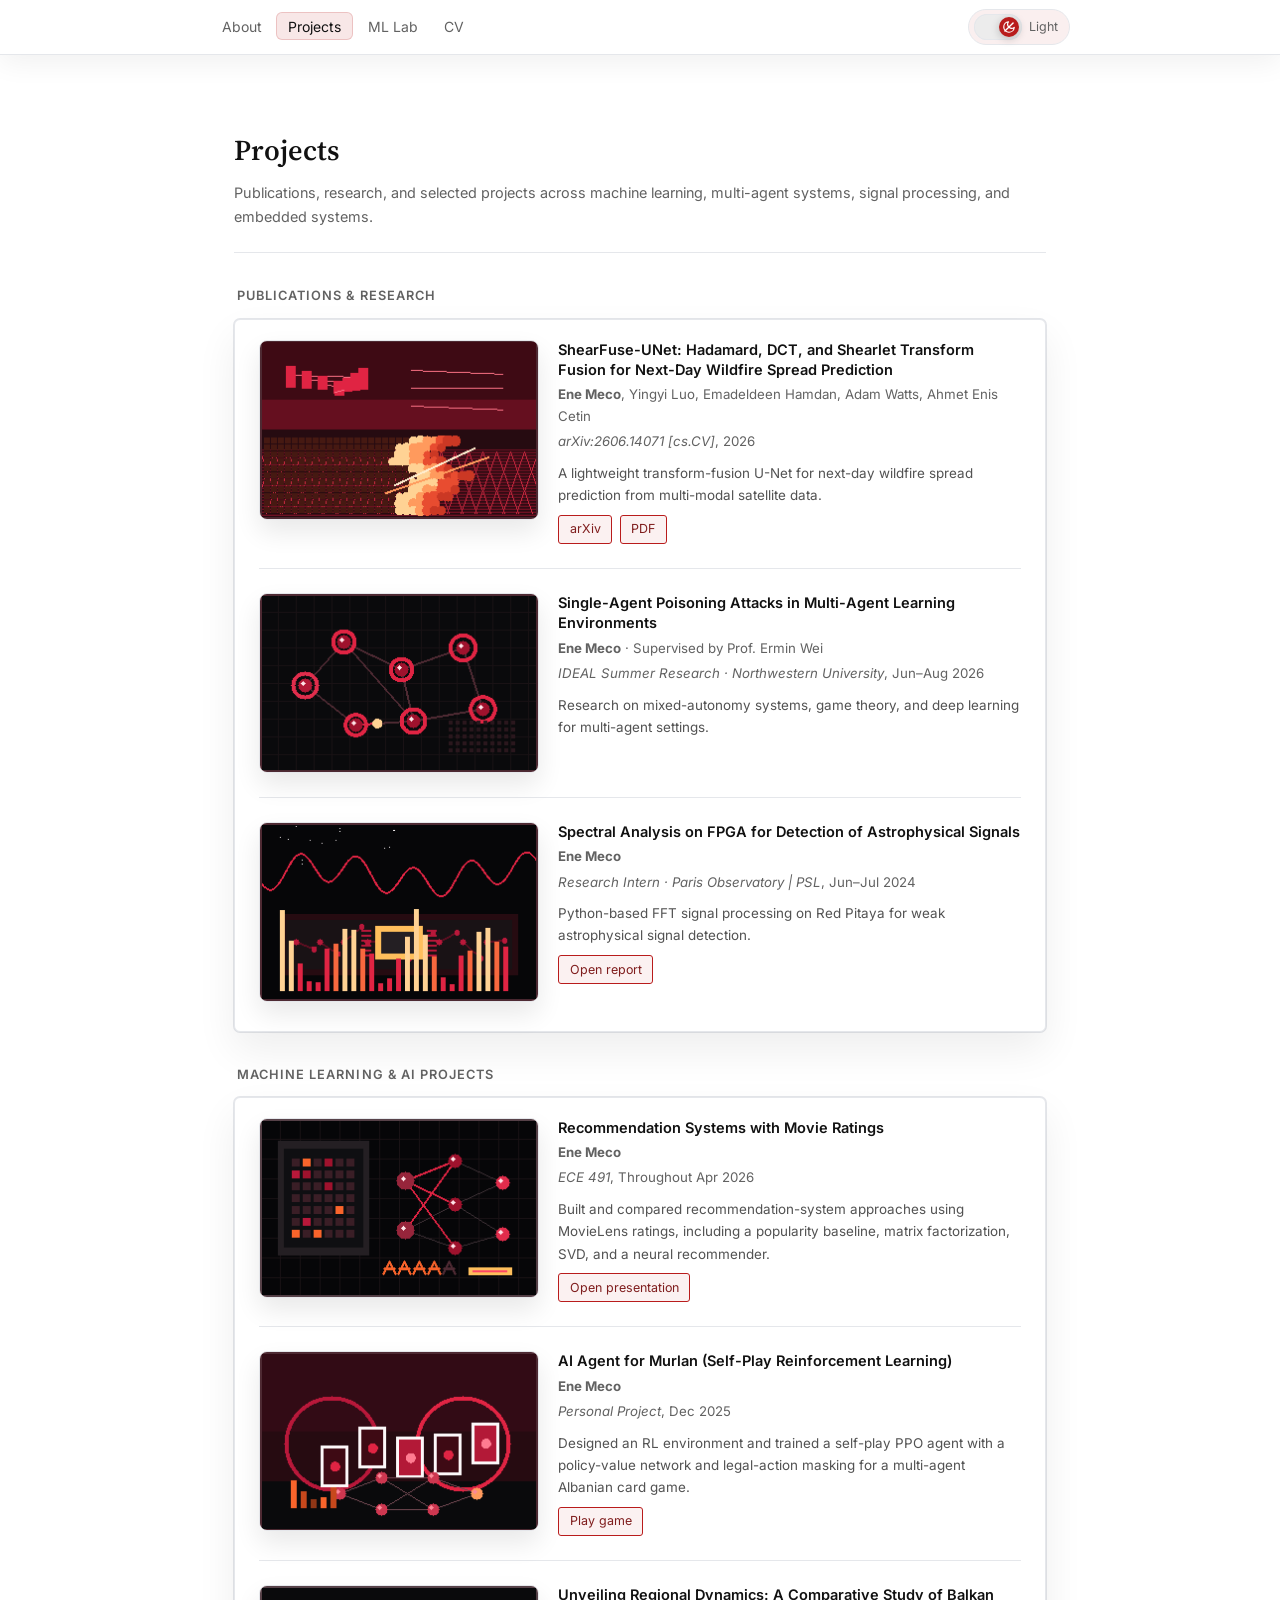
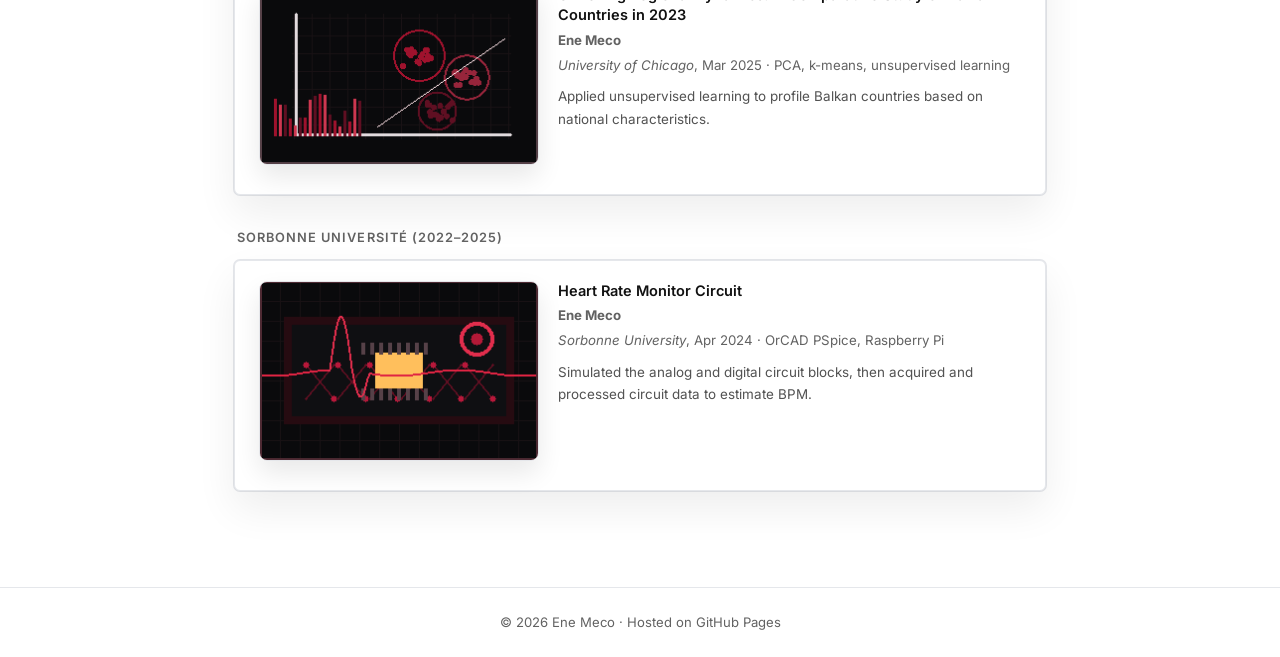
<file: publications/index.html>
<!DOCTYPE html>
<html lang="en">
<head>
  <meta charset="UTF-8" />
  <meta name="viewport" content="width=device-width, initial-scale=1.0" />
  <title>Projects - Ene Meco</title>
  <link rel="icon" href="/favicon.ico" sizes="any" />
  <link rel="icon" type="image/png" sizes="48x48" href="/assets/favicon-48.png" />
  <link rel="icon" type="image/png" sizes="96x96" href="/assets/favicon-96.png" />
  <link rel="icon" type="image/png" sizes="192x192" href="/assets/favicon-192.png" />
  <link rel="apple-touch-icon" sizes="180x180" href="/assets/apple-touch-icon.png" />
  <meta name="theme-color" content="#070708" />
  <link rel="preconnect" href="https://fonts.googleapis.com" />
  <link rel="preconnect" href="https://fonts.gstatic.com" crossorigin />
  <link href="https://fonts.googleapis.com/css2?family=Source+Serif+4:ital,opsz,wght@0,8..60,300;0,8..60,400;0,8..60,600;1,8..60,300&family=Inter:wght@300;400;500&display=swap" rel="stylesheet" />
  <script>
    (() => {
      try {
        const savedTheme = localStorage.getItem('site-theme');
        const systemTheme = window.matchMedia('(prefers-color-scheme: light)').matches ? 'light' : 'dark';
        document.documentElement.dataset.theme = savedTheme === 'light' || savedTheme === 'dark' ? savedTheme : systemTheme;
      } catch {
        document.documentElement.dataset.theme = 'dark';
      }
    })();
  </script>
  <link rel="stylesheet" href="/style.css" />
</head>
<body>
  <nav class="navbar">
    <div class="nav-inner">
      <ul class="nav-links" id="navLinks">
        <li><a href="/">About</a></li>
        <li><a href="/publications/" class="active">Projects</a></li>
        <li><a href="/ml-lab/">ML Lab</a></li>
        <li><a href="/cv/">CV</a></li>
      </ul>
      <button class="theme-toggle" id="themeToggle" type="button" aria-label="Switch to light mode" aria-pressed="false" title="Toggle light and dark mode">
        <span class="theme-toggle-track" aria-hidden="true">
          <span class="theme-toggle-thumb">
            <svg class="theme-toggle-icon" viewBox="0 0 24 24" focusable="false">
              <path class="theme-toggle-moon" d="M21 12.8A9 9 0 1 1 11.2 3a7 7 0 0 0 9.8 9.8Z"></path>
              <path class="theme-toggle-slash" d="M5 19 19 5"></path>
            </svg>
          </span>
        </span>
        <span class="theme-toggle-text">Dark</span>
      </button>
      <button class="nav-toggle" id="navToggle" type="button" aria-label="Toggle menu" aria-controls="navLinks" aria-expanded="false">☰</button>
    </div>
  </nav>

  <main class="container">
    <div class="page-hero">
      <h1>Projects</h1>
      <p>Publications, research, and selected projects across machine learning, multi-agent systems, signal processing, and embedded systems.</p>
    </div>

    <!-- Research -->
    <div class="year-group">
      <p class="year-label">Publications &amp; Research</p>
      <div class="pubs-section" style="padding-top:0.75rem;">
        <ol class="pub-list">
          <li class="pub-item">
            <div class="pub-preview"><img src="/assets/covers/wildfire-cover.gif" alt="Animated wildfire spread prediction cover" width="280" height="180"></div>
            <div class="pub-info">
              <p class="pub-title">ShearFuse-UNet: Hadamard, DCT, and Shearlet Transform Fusion for Next-Day Wildfire Spread Prediction</p>
              <p class="pub-authors"><strong>Ene Meco</strong>, Yingyi Luo, Emadeldeen Hamdan, Adam Watts, Ahmet Enis Cetin</p>
              <p class="pub-venue"><em>arXiv:2606.14071 [cs.CV]</em>, 2026</p>
              <p class="pub-desc">A lightweight transform-fusion U-Net for next-day wildfire spread prediction from multi-modal satellite data.</p>
              <div class="pub-links">
                <a href="https://arxiv.org/abs/2606.14071" class="pub-link" target="_blank" rel="noopener">arXiv</a>
                <a href="https://arxiv.org/pdf/2606.14071" class="pub-link" target="_blank" rel="noopener">PDF</a>
              </div>
            </div>
          </li>
          <li class="pub-item">
            <div class="pub-preview"><img src="/assets/covers/multi-agent-cover.gif" alt="Animated multi-agent learning cover" width="280" height="180"></div>
            <div class="pub-info">
              <p class="pub-title">Single-Agent Poisoning Attacks in Multi-Agent Learning Environments</p>
              <p class="pub-authors"><strong>Ene Meco</strong> &middot; Supervised by Prof. Ermin Wei</p>
              <p class="pub-venue"><em>IDEAL Summer Research &middot; Northwestern University</em>, Jun&ndash;Aug 2026</p>
              <p class="pub-desc">Research on mixed-autonomy systems, game theory, and deep learning for multi-agent settings.</p>
            </div>
          </li>
          <li class="pub-item">
            <div class="pub-preview"><img src="/assets/covers/spectral-fpga-cover.gif" alt="Animated FPGA spectral analysis cover" width="280" height="180"></div>
            <div class="pub-info">
              <p class="pub-title">Spectral Analysis on FPGA for Detection of Astrophysical Signals</p>
              <p class="pub-authors"><strong>Ene Meco</strong></p>
              <p class="pub-venue"><em>Research Intern &middot; Paris Observatory | PSL</em>, Jun&ndash;Jul 2024</p>
              <p class="pub-desc">Python-based FFT signal processing on Red Pitaya for weak astrophysical signal detection.</p>
              <div class="pub-links"><a href="/assets/rapport-de-stage.pdf" class="pub-link" target="_blank" rel="noopener">Open report</a></div>
            </div>
          </li>
        </ol>
      </div>
    </div>

    <!-- Machine Learning and AI -->
    <div class="year-group">
      <p class="year-label">Machine Learning &amp; AI Projects</p>
      <div class="pubs-section" style="padding-top:0.75rem;">
        <ol class="pub-list">
          <li class="pub-item">
            <div class="pub-preview"><img src="/assets/covers/recommendation-systems-cover.gif" alt="Animated recommendation systems cover" width="280" height="180"></div>
            <div class="pub-info">
              <p class="pub-title">Recommendation Systems with Movie Ratings</p>
              <p class="pub-authors"><strong>Ene Meco</strong></p>
              <p class="pub-venue"><em>ECE 491</em>, Throughout Apr 2026</p>
              <p class="pub-desc">Built and compared recommendation-system approaches using MovieLens ratings, including a popularity baseline, matrix factorization, SVD, and a neural recommender.</p>
              <div class="pub-links"><a href="/assets/recommendation-systems-presentation.pdf" class="pub-link" target="_blank" rel="noopener">Open presentation</a></div>
            </div>
          </li>
          <li class="pub-item">
            <div class="pub-preview"><img src="/assets/covers/murlan-rl-cover.gif" alt="Animated reinforcement learning card-game cover" width="280" height="180"></div>
            <div class="pub-info">
              <p class="pub-title">AI Agent for Murlan (Self-Play Reinforcement Learning)</p>
              <p class="pub-authors"><strong>Ene Meco</strong></p>
              <p class="pub-venue"><em>Personal Project</em>, Dec 2025</p>
              <p class="pub-desc">Designed an RL environment and trained a self-play PPO agent with a policy-value network and legal-action masking for a multi-agent Albanian card game.</p>
              <div class="pub-links"><a href="https://playmurlan.enemeco.com/" class="pub-link" target="_blank" rel="noopener">Play game</a></div>
            </div>
          </li>
          <li class="pub-item">
            <div class="pub-preview"><img src="/assets/covers/balkan-dynamics-cover.gif" alt="Animated Balkan dynamics clustering cover" width="280" height="180"></div>
            <div class="pub-info">
              <p class="pub-title">Unveiling Regional Dynamics: A Comparative Study of Balkan Countries in 2023</p>
              <p class="pub-authors"><strong>Ene Meco</strong></p>
              <p class="pub-venue"><em>University of Chicago</em>, Mar 2025 &middot; PCA, k-means, unsupervised learning</p>
              <p class="pub-desc">Applied unsupervised learning to profile Balkan countries based on national characteristics.</p>
            </div>
          </li>
        </ol>
      </div>
    </div>

    <!-- Sorbonne -->
    <div class="year-group">
      <p class="year-label">Sorbonne Université (2022–2025)</p>
      <div class="pubs-section" style="padding-top:0.75rem;">
        <ol class="pub-list">
          <li class="pub-item">
            <div class="pub-preview"><img src="/assets/covers/heart-rate-cover.gif" alt="Animated heart-rate monitor circuit cover" width="280" height="180"></div>
            <div class="pub-info">
              <p class="pub-title">Heart Rate Monitor Circuit</p>
              <p class="pub-authors"><strong>Ene Meco</strong></p>
              <p class="pub-venue"><em>Sorbonne University</em>, Apr 2024 &middot; OrCAD PSpice, Raspberry Pi</p>
              <p class="pub-desc">Simulated the analog and digital circuit blocks, then acquired and processed circuit data to estimate BPM.</p>
            </div>
          </li>
        </ol>
      </div>
    </div>
  </main>

  <footer class="site-footer">
    <p>© 2026 Ene Meco · Hosted on <a href="https://pages.github.com/" target="_blank">GitHub Pages</a></p>
  </footer>
  <script src="/scripts/site.js" defer></script>
  <script>
  if (window.location.pathname.endsWith('/publications/index.html')) {
      window.history.replaceState(
          {},
          '',
          window.location.pathname.replace('/publications/index.html', '/publications/') +
          window.location.search +
          window.location.hash
      );
  }
  </script>
</body>
</html>
</file>
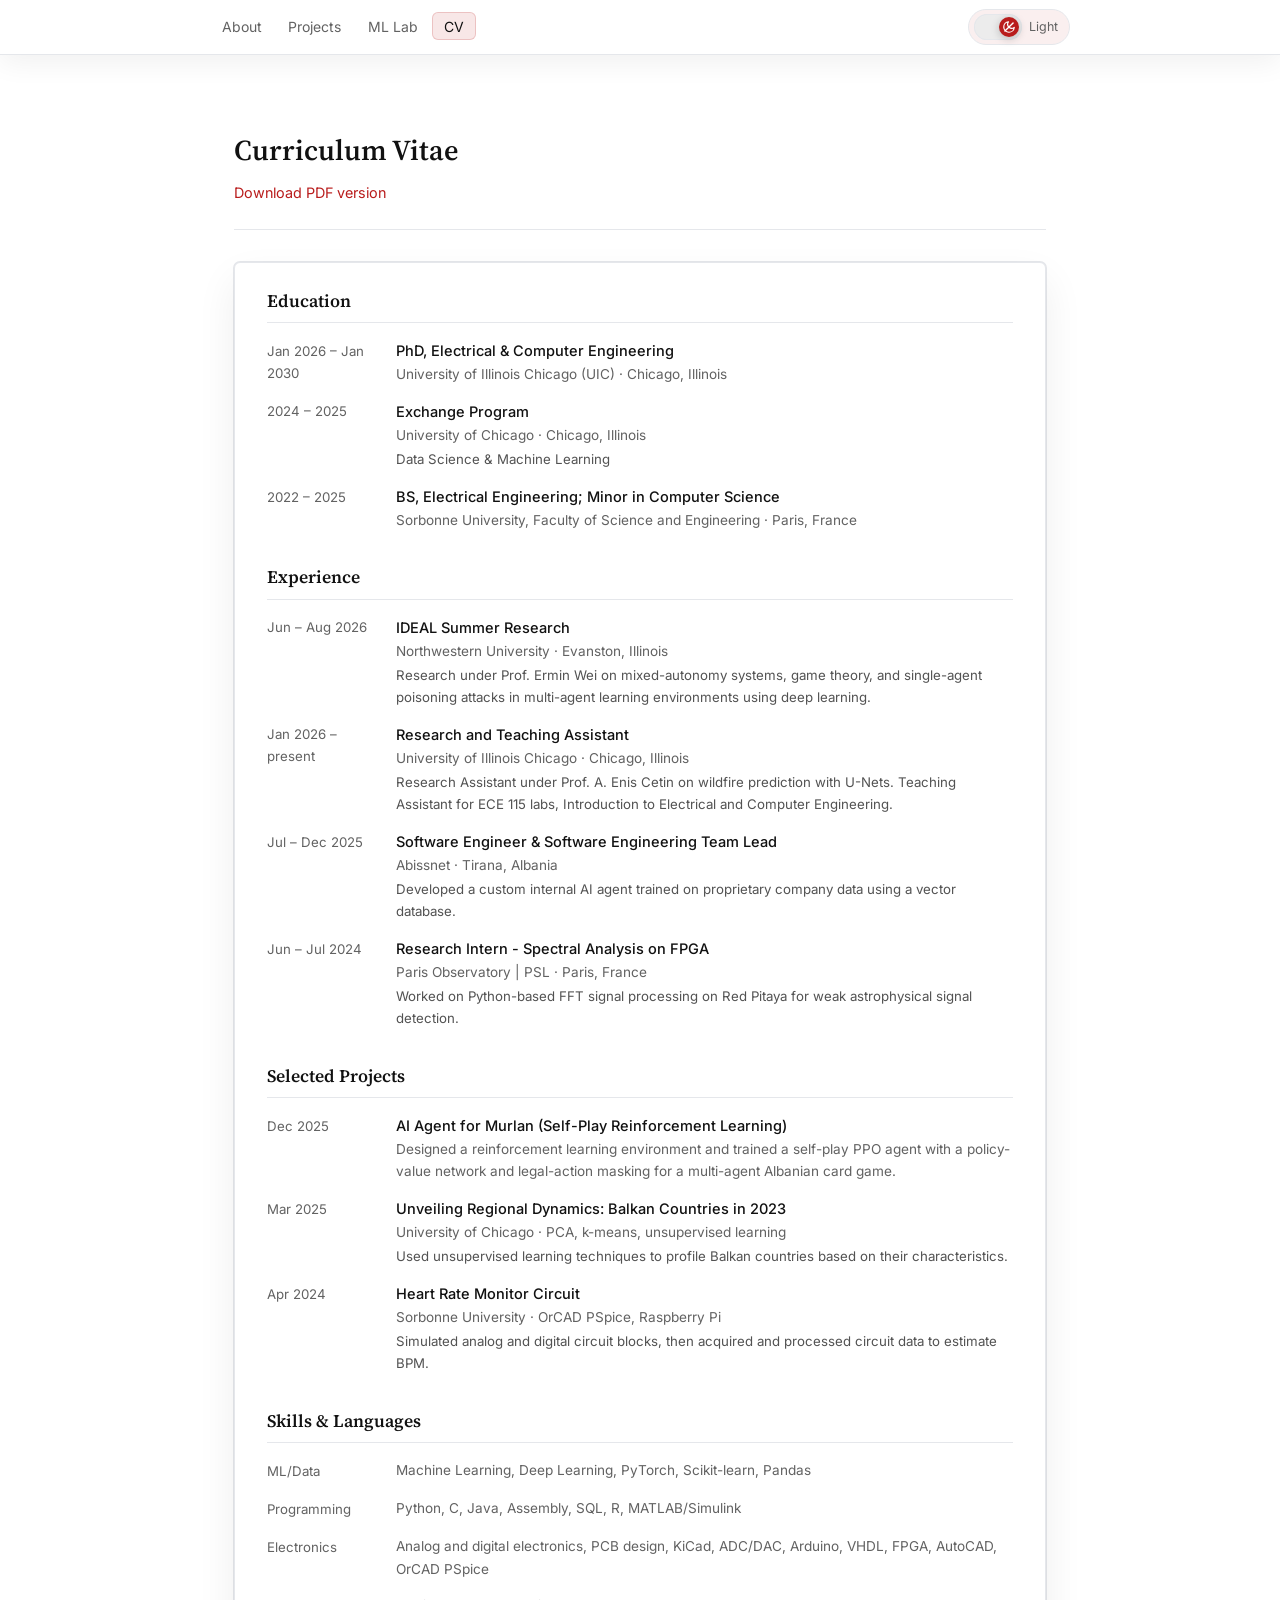
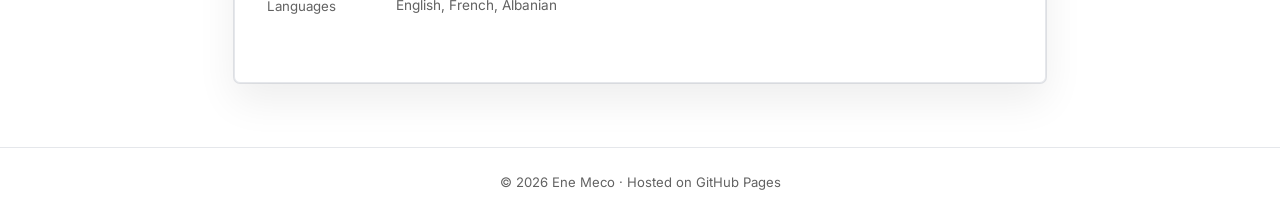
<file: cv.html>
<!DOCTYPE html>
<html lang="en">
<head>
  <meta charset="UTF-8" />
  <meta name="viewport" content="width=device-width, initial-scale=1.0" />
  <title>Redirecting - Ene Meco</title>
  <link rel="icon" href="/favicon.ico" sizes="any" />
  <link rel="icon" type="image/png" sizes="48x48" href="/assets/favicon-48.png" />
  <link rel="icon" type="image/png" sizes="96x96" href="/assets/favicon-96.png" />
  <link rel="icon" type="image/png" sizes="192x192" href="/assets/favicon-192.png" />
  <link rel="apple-touch-icon" sizes="180x180" href="/assets/apple-touch-icon.png" />
  <meta name="theme-color" content="#070708" />
  <meta http-equiv="refresh" content="0; url=/cv/" />
  <link rel="canonical" href="/cv/" />
</head>
<body>
  <p>Redirecting to <a href="/cv/">CV</a>.</p>
  <script>
    window.location.replace('/cv/' + window.location.search + window.location.hash);
  </script>
</body>
</html>
</file>
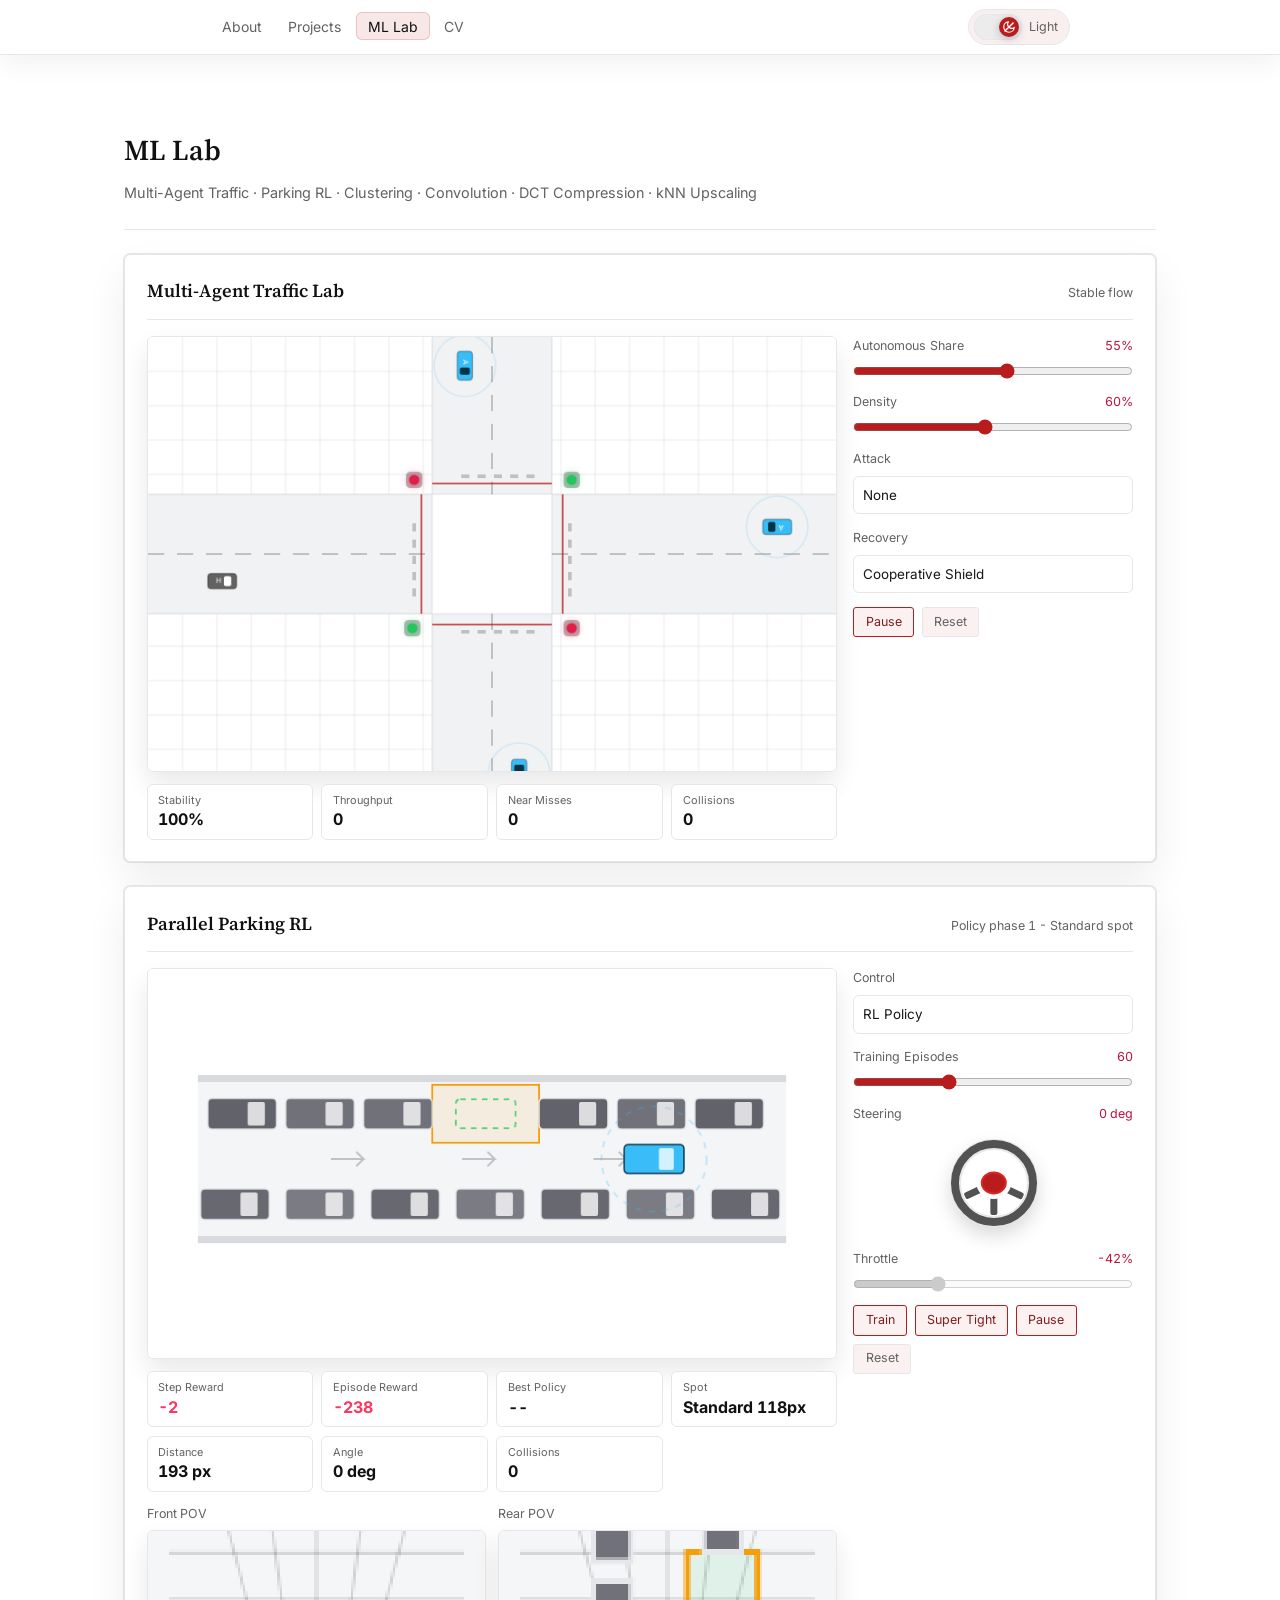
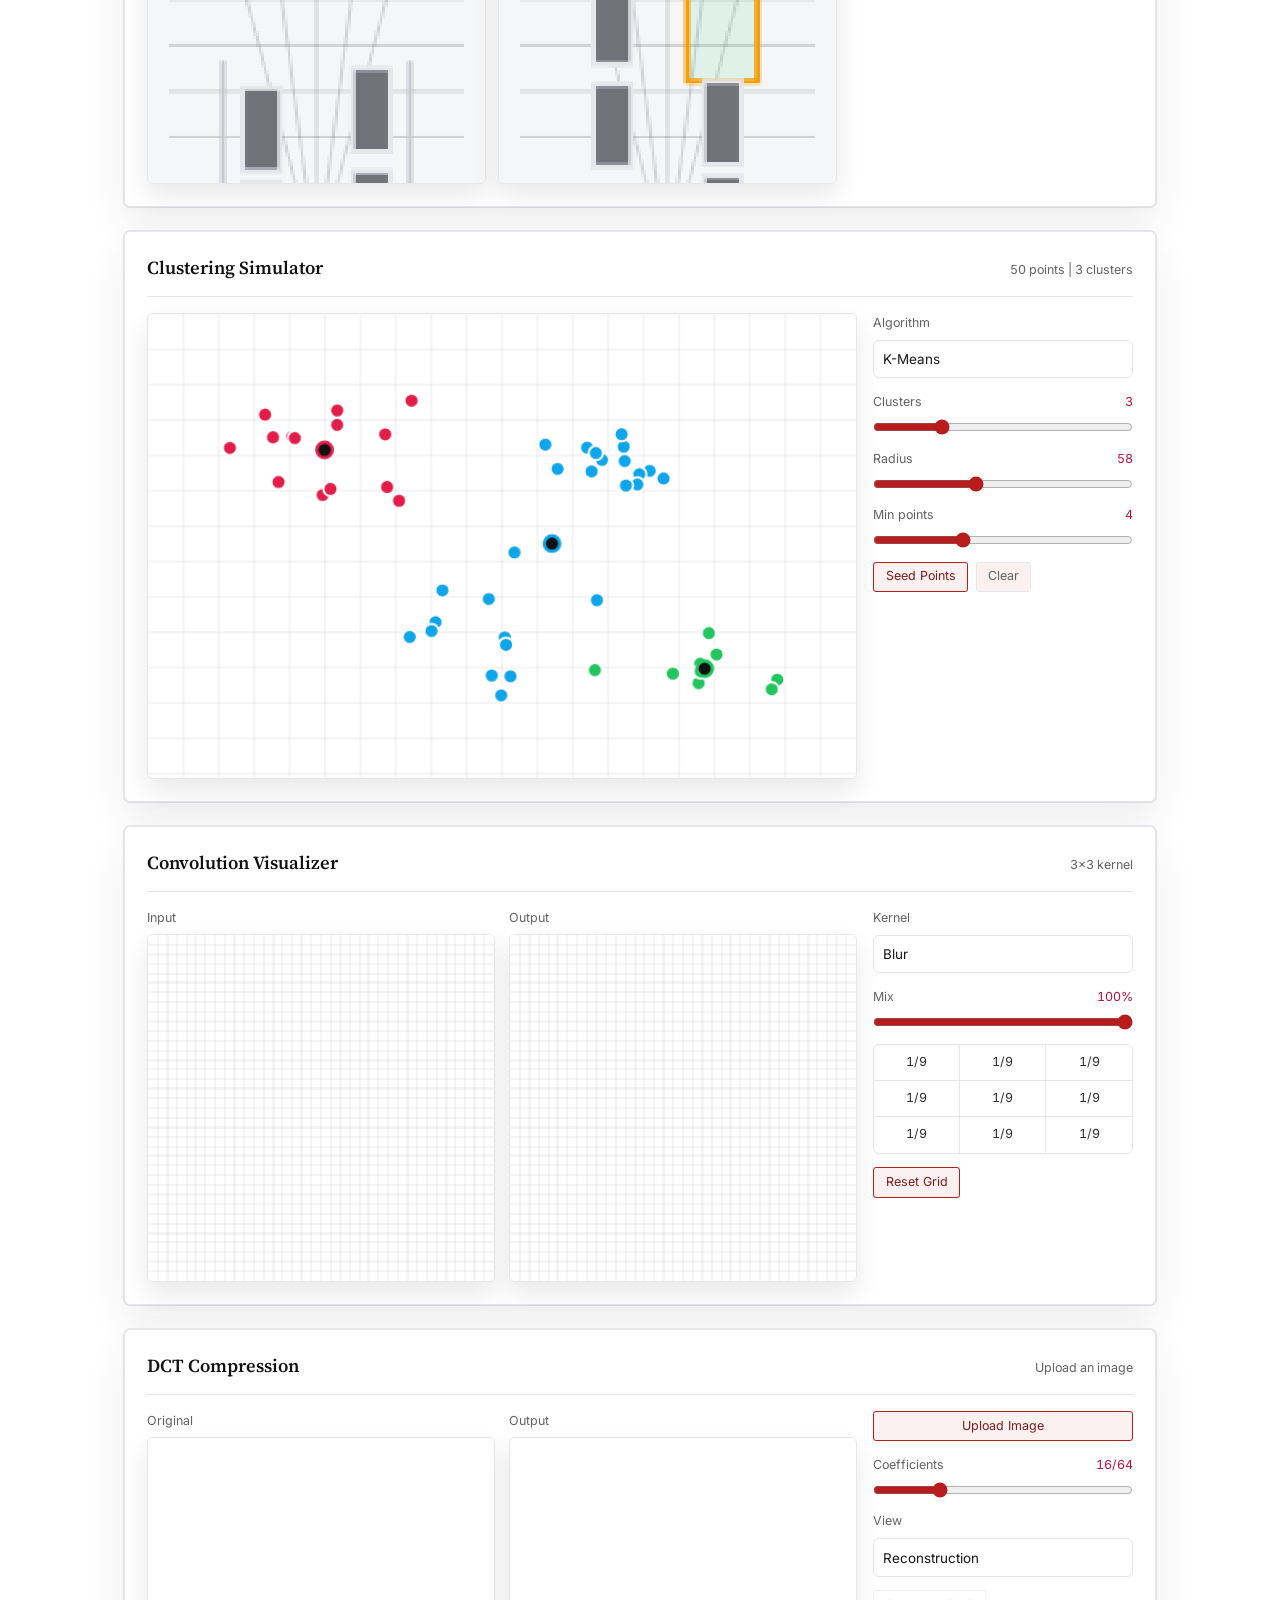
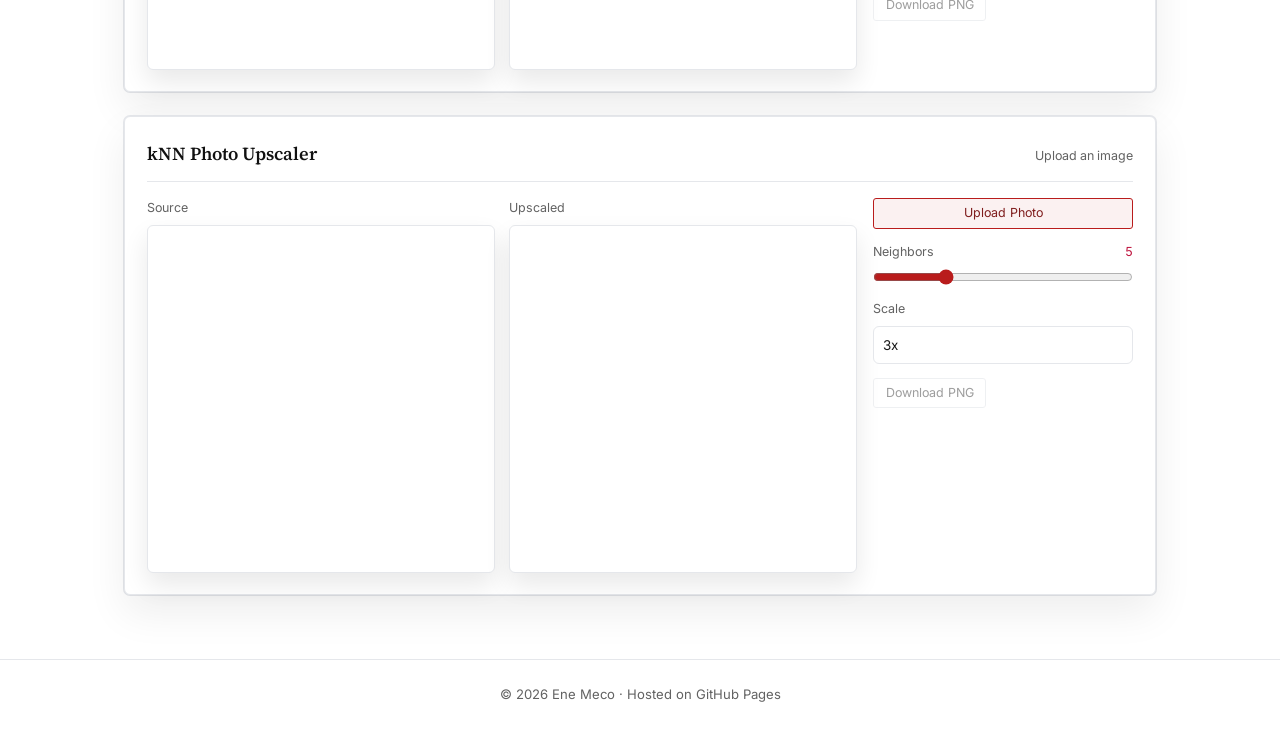
<file: ml-lab.html>
<!DOCTYPE html>
<html lang="en">
<head>
  <meta charset="UTF-8" />
  <meta name="viewport" content="width=device-width, initial-scale=1.0" />
  <title>Redirecting - Ene Meco</title>
  <link rel="icon" href="/favicon.ico" sizes="any" />
  <link rel="icon" type="image/png" sizes="48x48" href="/assets/favicon-48.png" />
  <link rel="icon" type="image/png" sizes="96x96" href="/assets/favicon-96.png" />
  <link rel="icon" type="image/png" sizes="192x192" href="/assets/favicon-192.png" />
  <link rel="apple-touch-icon" sizes="180x180" href="/assets/apple-touch-icon.png" />
  <meta name="theme-color" content="#070708" />
  <meta http-equiv="refresh" content="0; url=/ml-lab/" />
  <link rel="canonical" href="/ml-lab/" />
</head>
<body>
  <p>Redirecting to <a href="/ml-lab/">ML Lab</a>.</p>
  <script>
    window.location.replace('/ml-lab/' + window.location.search + window.location.hash);
  </script>
</body>
</html>
</file>
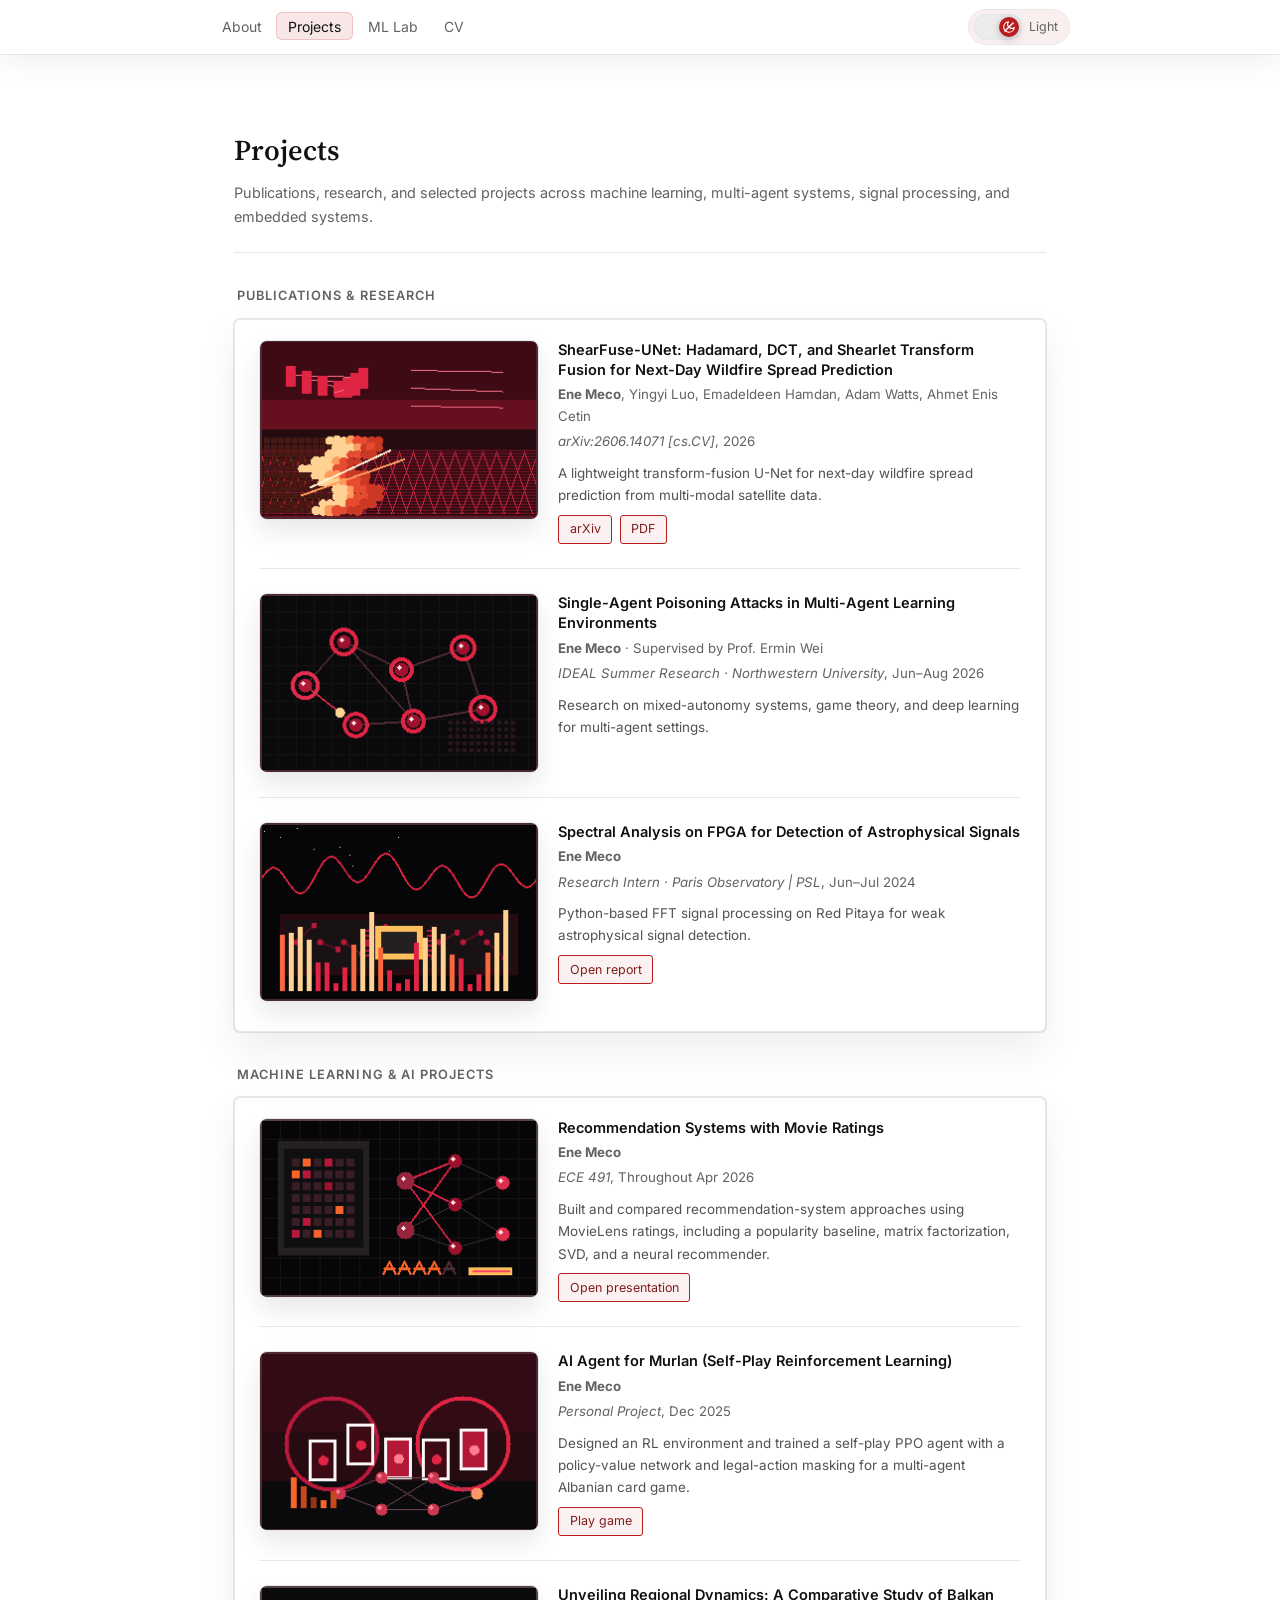
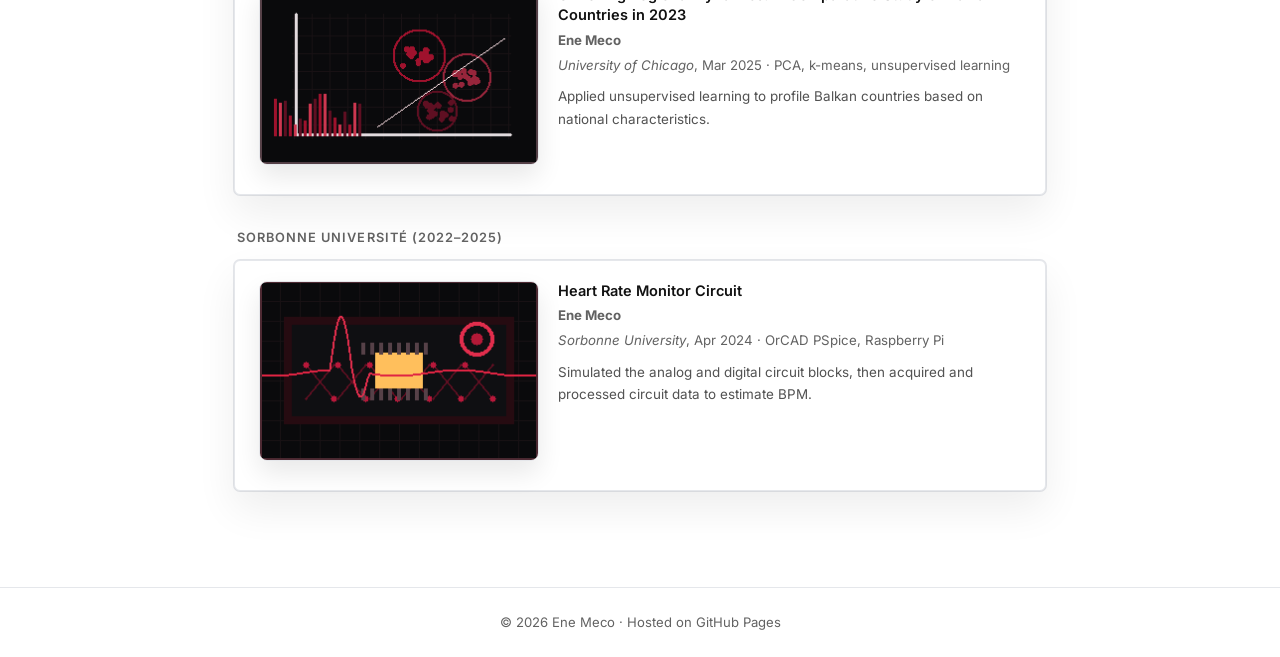
<file: publications.html>
<!DOCTYPE html>
<html lang="en">
<head>
  <meta charset="UTF-8" />
  <meta name="viewport" content="width=device-width, initial-scale=1.0" />
  <title>Redirecting - Ene Meco</title>
  <link rel="icon" href="/favicon.ico" sizes="any" />
  <link rel="icon" type="image/png" sizes="48x48" href="/assets/favicon-48.png" />
  <link rel="icon" type="image/png" sizes="96x96" href="/assets/favicon-96.png" />
  <link rel="icon" type="image/png" sizes="192x192" href="/assets/favicon-192.png" />
  <link rel="apple-touch-icon" sizes="180x180" href="/assets/apple-touch-icon.png" />
  <meta name="theme-color" content="#070708" />
  <meta http-equiv="refresh" content="0; url=/publications/" />
  <link rel="canonical" href="/publications/" />
</head>
<body>
  <p>Redirecting to <a href="/publications/">Projects</a>.</p>
  <script>
    window.location.replace('/publications/' + window.location.search + window.location.hash);
  </script>
</body>
</html>
</file>
<file: style.css>
:root {
  color-scheme: dark;
  --bg:          #070708;
  --surface:     #111113;
  --surface-2:   #17171a;
  --border:      #322127;
  --accent:      #e11d48;
  --accent-hot:  #fb365f;
  --accent-soft: rgba(225, 29, 72, 0.16);
  --text:        #f6f3f4;
  --text-muted:  #b8aeb2;
  --nav-bg:      rgba(8, 8, 9, 0.94);
  --body-bg:     linear-gradient(180deg, #09090a 0%, #10090b 42%, #070708 100%);
  --heading:     #fff;
  --copy:        #ddd7da;
  --copy-soft:   #d9d3d6;
  --accent-readable: #fb7185;
  --nav-shadow:  0 8px 30px rgba(0,0,0,.2);
  --card-bg:     linear-gradient(180deg, var(--surface-2), var(--surface));
  --card-hover-border: #5a2633;
  --card-hover-shadow: 0 22px 54px rgba(0,0,0,.42), 0 0 0 1px rgba(225,29,72,.2);
  --icon-bg:     #151517;
  --photo-border: #4a1d28;
  --photo-shadow: 0 18px 40px rgba(0,0,0,.42), 0 0 0 5px rgba(225,29,72,.08);
  --preview-shadow: 0 12px 30px rgba(0,0,0,.26);
  --button-text: #ffe4ea;
  --button-bg:   rgba(225, 29, 72, .1);
  --button-hover-text: #fff;
  --toggle-bg:   rgba(225, 29, 72, .08);
  --toggle-track: #2a1118;
  --toggle-thumb: #fb365f;
  --focus-ring:  rgba(251, 54, 95, .2);
  --control-bg:  #0d0d0f;
  --canvas-bg:   #09090a;
  --grid-line:   rgba(255, 255, 255, .07);
  --panel-bg:    rgba(255, 255, 255, .025);

  --font-serif:  'Source Serif 4', Georgia, serif;
  --font-sans:   'Inter', system-ui, sans-serif;

  --radius:      6px;
  --shadow:      0 18px 44px rgba(0,0,0,.36), 0 0 0 1px var(--border);
  --max-w:       860px;
}

:root[data-theme="light"] {
  color-scheme: light;
  --bg:          #fff;
  --surface:     #ffffff;
  --surface-2:   #ffffff;
  --border:      #e5e7eb;
  --accent:      #b91c1c;
  --accent-hot:  #dc2626;
  --accent-soft: rgba(185, 28, 28, 0.1);
  --text:        #171717;
  --text-muted:  #626262;
  --nav-bg:      rgba(255, 255, 255, 0.94);
  --body-bg:     #fff;
  --heading:     #111;
  --copy:        #2f2f2f;
  --copy-soft:   #525252;
  --accent-readable: #be123c;
  --nav-shadow:  0 8px 28px rgba(15, 15, 15, .06);
  --shadow:      0 18px 40px rgba(15, 15, 15, .07), 0 0 0 1px var(--border);
  --card-bg:     #fff;
  --card-hover-border: #cfcfcf;
  --card-hover-shadow: 0 20px 48px rgba(15,15,15,.09), 0 0 0 1px rgba(185,28,28,.12);
  --icon-bg:     #fff;
  --photo-border: #e5e7eb;
  --photo-shadow: 0 16px 34px rgba(15,15,15,.13), 0 0 0 5px rgba(220,38,38,.06);
  --preview-shadow: 0 12px 26px rgba(15, 15, 15, .09);
  --button-text: #7f1d1d;
  --button-bg:   rgba(185, 28, 28, .06);
  --button-hover-text: #fff;
  --toggle-bg:   rgba(185, 28, 28, .07);
  --toggle-track: #ececec;
  --toggle-thumb: #b91c1c;
  --focus-ring:  rgba(185, 28, 28, .18);
  --control-bg:  #fff;
  --canvas-bg:   #fff;
  --grid-line:   rgba(17, 17, 17, .08);
  --panel-bg:    #fff;
}

/* ──────────────────────────────────────────────────────
   RESET & BASE
────────────────────────────────────────────────────── */
*, *::before, *::after { box-sizing: border-box; margin: 0; padding: 0; }

html { scroll-behavior: smooth; }

body {
  font-family: var(--font-sans);
  background: var(--body-bg);
  color: var(--text);
  font-size: 15px;
  line-height: 1.65;
  min-height: 100vh;
  transition: background 0.2s ease, color 0.2s ease;
}

::selection {
  background: var(--accent);
  color: var(--button-hover-text);
}

a { color: var(--accent); text-decoration: none; }
a:hover { color: var(--accent-hot); text-decoration: underline; }

/* ──────────────────────────────────────────────────────
   NAVBAR
────────────────────────────────────────────────────── */
.navbar {
  position: sticky;
  top: 0;
  z-index: 100;
  background: var(--nav-bg);
  border-bottom: 1px solid var(--border);
  padding: 0 1.5rem;
  backdrop-filter: blur(14px);
  box-shadow: var(--nav-shadow);
}

.nav-inner {
  max-width: var(--max-w);
  margin: 0 auto;
  display: flex;
  align-items: center;
  gap: 1rem;
  height: 54px;
}

.nav-links {
  display: flex;
  list-style: none;
  gap: 0.15rem;
  margin-left: 0;
}

.nav-links a {
  color: var(--text-muted);
  font-size: 0.875rem;
  padding: 0.35rem 0.75rem;
  border-radius: var(--radius);
  transition: background 0.15s, color 0.15s, box-shadow 0.15s;
}
.nav-links a:hover, .nav-links a.active {
  background: var(--accent-soft);
  color: var(--heading);
  box-shadow: inset 0 0 0 1px var(--focus-ring);
  text-decoration: none;
}

.nav-toggle {
  display: none;
  background: none;
  border: none;
  font-size: 1.3rem;
  cursor: pointer;
  margin-left: auto;
  color: var(--text);
}

.theme-toggle {
  display: inline-flex;
  align-items: center;
  gap: 0.45rem;
  min-height: 34px;
  margin-left: auto;
  padding: 0.22rem 0.68rem 0.22rem 0.28rem;
  border: 1px solid var(--border);
  border-radius: 999px;
  background: var(--toggle-bg);
  color: var(--text-muted);
  font: inherit;
  font-size: 0.78rem;
  line-height: 1;
  cursor: pointer;
  transition: border-color 0.15s, color 0.15s, background 0.15s, transform 0.15s;
}

.theme-toggle:hover,
.theme-toggle:focus-visible {
  border-color: var(--accent);
  color: var(--heading);
  text-decoration: none;
}

.theme-toggle:focus-visible {
  outline: 2px solid var(--focus-ring);
  outline-offset: 2px;
}

.theme-toggle-track {
  position: relative;
  width: 48px;
  height: 26px;
  border-radius: 999px;
  background: var(--toggle-track);
  box-shadow: inset 0 0 0 1px var(--border);
  flex-shrink: 0;
}

.theme-toggle-thumb {
  position: absolute;
  top: 3px;
  left: 3px;
  width: 20px;
  height: 20px;
  display: grid;
  place-items: center;
  border-radius: 50%;
  background: var(--toggle-thumb);
  box-shadow: 0 2px 8px rgba(0,0,0,.22);
  color: var(--button-hover-text);
  transition: transform 0.18s ease, background 0.18s ease, color 0.18s ease;
}

:root[data-theme="light"] .theme-toggle-thumb {
  transform: translateX(22px);
  color: #fff;
}

.theme-toggle-icon {
  width: 14px;
  height: 14px;
  display: block;
}

.theme-toggle-moon {
  fill: none;
  stroke: currentColor;
  stroke-linecap: round;
  stroke-linejoin: round;
  stroke-width: 2;
}

.theme-toggle-slash {
  fill: none;
  stroke: currentColor;
  stroke-linecap: round;
  stroke-width: 2.4;
}

/* ──────────────────────────────────────────────────────
   LAYOUT
────────────────────────────────────────────────────── */
.container {
  max-width: var(--max-w);
  margin: 0 auto;
  padding: 2.5rem 1.5rem 4rem;
}

/* ──────────────────────────────────────────────────────
   HERO
────────────────────────────────────────────────────── */
.hero {
  display: flex;
  gap: 2.5rem;
  align-items: flex-start;
  padding-bottom: 2.5rem;
  border-bottom: 1px solid var(--border);
  margin-bottom: 2.5rem;
}

.hero-text { flex: 1 1 0; }

.hero-name {
  font-family: var(--font-serif);
  font-size: 2.1rem;
  font-weight: 600;
  line-height: 1.2;
  margin-bottom: 0.3rem;
  letter-spacing: 0;
  color: var(--heading);
}

.hero-title {
  font-size: 0.95rem;
  color: var(--accent-readable);
  font-weight: 500;
  margin-bottom: 1.1rem;
  letter-spacing: 0.01em;
}

.hero-bio {
  color: var(--copy);
  margin-bottom: 0.85rem;
  font-size: 0.94rem;
}
.hero-bio strong { color: var(--heading); }

.social-links {
  display: flex;
  gap: 0.6rem;
  margin-top: 1.4rem;
  flex-wrap: wrap;
}

.social-icon {
  display: flex;
  align-items: center;
  justify-content: center;
  width: 36px;
  height: 36px;
  border: 1px solid var(--border);
  border-radius: 50%;
  color: var(--text-muted);
  background: var(--icon-bg);
  transition: border-color 0.15s, color 0.15s, background 0.15s, transform 0.15s;
}
.social-icon svg { width: 16px; height: 16px; }
.social-icon:hover {
  border-color: var(--accent);
  color: var(--heading);
  background: var(--accent-soft);
  text-decoration: none;
  transform: translateY(-1px);
}

.hero-photo {
  flex-shrink: 0;
  width: clamp(190px, 26vw, 240px);
  max-width: 400px;
}

.hero-photo img {
  display: block;
  width: 100%;
  height: auto;
  border-radius: 50%;
  border: 3px solid var(--photo-border);
  box-shadow: var(--photo-shadow);
}

.photo-placeholder {
  display: none;
  align-items: center;
  justify-content: center;
  width: 100%;
  aspect-ratio: 1 / 1;
  border-radius: 50%;
  border: 3px solid var(--photo-border);
  box-shadow: var(--photo-shadow);
  background: var(--accent-soft);
  color: var(--heading);
  font-family: var(--font-serif);
  font-size: 2rem;
  font-weight: 600;
}

/* ──────────────────────────────────────────────────────
   TWO-COLUMN GRID
────────────────────────────────────────────────────── */
.content-grid {
  display: grid;
  grid-template-columns: 1fr 1fr;
  gap: 1.5rem;
  margin-bottom: 2.5rem;
}

/* ──────────────────────────────────────────────────────
   CARD SECTIONS
────────────────────────────────────────────────────── */
.card-section {
  background: var(--card-bg);
  border: 1px solid var(--border);
  border-radius: var(--radius);
  padding: 1.4rem 1.5rem;
  box-shadow: var(--shadow);
}

.card-section,
.pubs-section {
  transition: border-color 0.18s, box-shadow 0.18s, transform 0.18s;
}

.card-section:hover,
.pubs-section:hover {
  border-color: var(--card-hover-border);
  box-shadow: var(--card-hover-shadow);
}

.left-col { display: flex; flex-direction: column; gap: 1.5rem; }
.right-col { display: flex; flex-direction: column; }
.right-col .card-section { flex: 1; }

.section-title {
  font-family: var(--font-serif);
  font-size: 1.15rem;
  font-weight: 600;
  margin-bottom: 1rem;
  padding-bottom: 0.5rem;
  border-bottom: 1px solid var(--border);
  color: var(--heading);
}

/* Timeline */
.timeline { display: flex; flex-direction: column; gap: 0.9rem; }
.timeline-item { display: flex; gap: 0.75rem; align-items: flex-start; }
.timeline-icon { font-size: 1rem; margin-top: 0.1rem; flex-shrink: 0; }
.item-title { font-size: 0.88rem; font-weight: 500; }
.item-sub { font-size: 0.82rem; color: var(--text-muted); }

/* Research interests */
.interests-list {
  list-style: none;
  display: flex;
  flex-direction: column;
  gap: 0.45rem;
}
.interests-list li {
  font-size: 0.88rem;
  padding-left: 1rem;
  position: relative;
  color: var(--copy);
}
.interests-list li::before {
  content: '→';
  position: absolute;
  left: 0;
  color: var(--accent);
  font-size: 0.8rem;
}

/* News table */
.news-table { width: 100%; border-collapse: collapse; }
.news-table tr:not(:last-child) td { padding-bottom: 0.75rem; }
.news-table td { vertical-align: top; font-size: 0.86rem; }
.news-table strong { color: var(--heading); }
.news-date {
  white-space: nowrap;
  color: var(--accent-readable);
  font-size: 0.8rem;
  padding-right: 1rem;
  font-variant-numeric: tabular-nums;
  padding-top: 0.1rem;
  min-width: 72px;
}

/* ──────────────────────────────────────────────────────
   PUBLICATIONS
────────────────────────────────────────────────────── */
.pubs-section {
  background: var(--card-bg);
  border: 1px solid var(--border);
  border-radius: var(--radius);
  padding: 1.4rem 1.5rem 1.8rem;
  margin-bottom: 2rem;
  box-shadow: var(--shadow);
}

.pub-list {
  list-style: none;
  counter-reset: pubs;
  display: flex;
  flex-direction: column;
  gap: 1.5rem;
  margin-top: 0.5rem;
}

.pub-item {
  display: flex;
  gap: 1.2rem;
  align-items: flex-start;
  counter-increment: pubs;
  padding-bottom: 1.5rem;
  border-bottom: 1px solid var(--border);
}
.pub-item:last-child { border-bottom: none; padding-bottom: 0; }

.pub-preview {
  flex-shrink: 0;
  width: 100px;
  height: 70px;
  background: var(--accent-soft);
  border-radius: 4px;
  overflow: hidden;
  border: 1px solid var(--border);
  box-shadow: var(--preview-shadow);
}
.pub-preview img { width: 100%; height: 100%; object-fit: cover; }
.pub-preview-placeholder {
  width: 100%;
  height: 100%;
  display: flex;
  align-items: center;
  justify-content: center;
  font-size: 1.5rem;
  color: var(--accent);
}

.pub-info { flex: 1; }
.pub-title {
  font-size: 0.91rem;
  font-weight: 600;
  color: var(--heading);
  margin-bottom: 0.25rem;
  line-height: 1.4;
}
.pub-authors { font-size: 0.83rem; color: var(--text-muted); margin-bottom: 0.2rem; }
.pub-venue { font-size: 0.83rem; color: var(--text-muted); margin-bottom: 0.55rem; }
.pub-desc { font-size: 0.84rem; color: var(--copy-soft); margin-bottom: 0.55rem; }
.pub-links { display: flex; gap: 0.5rem; flex-wrap: wrap; }
.pub-link {
  font-size: 0.78rem;
  padding: 0.2rem 0.65rem;
  border: 1px solid var(--accent);
  border-radius: 3px;
  color: var(--button-text);
  background: var(--button-bg);
  transition: background 0.15s, color 0.15s, border-color 0.15s, transform 0.15s;
}
.pub-link:hover {
  background: linear-gradient(180deg, var(--accent-hot), var(--accent));
  border-color: var(--accent-hot);
  color: var(--button-hover-text);
  text-decoration: none;
  transform: translateY(-1px);
}

.pubs-cta {
  margin-top: 1.2rem;
  font-size: 0.85rem;
  color: var(--text-muted);
}

/* ──────────────────────────────────────────────────────
   FOOTER
────────────────────────────────────────────────────── */
.site-footer {
  text-align: center;
  padding: 1.5rem;
  font-size: 0.82rem;
  color: var(--text-muted);
  border-top: 1px solid var(--border);
}
.site-footer a { color: var(--text-muted); }
.site-footer a:hover { color: var(--accent); }

/* ──────────────────────────────────────────────────────
   PUBLICATIONS PAGE EXTRAS
────────────────────────────────────────────────────── */
.page-hero {
  padding: 2rem 0 1.5rem;
  border-bottom: 1px solid var(--border);
  margin-bottom: 2rem;
}
.page-hero h1 {
  font-family: var(--font-serif);
  font-size: 1.8rem;
  font-weight: 600;
  color: var(--heading);
}
.page-hero p { color: var(--text-muted); margin-top: 0.4rem; font-size: 0.9rem; }

.year-group { margin-bottom: 2rem; }
.year-label {
  font-size: 0.8rem;
  font-weight: 600;
  letter-spacing: 0.08em;
  text-transform: uppercase;
  color: var(--text-muted);
  margin-bottom: 0.75rem;
  padding-left: 0.2rem;
}

/* CV PAGE */
.cv-shell {
  background: var(--card-bg);
  border: 1px solid var(--border);
  border-radius: var(--radius);
  padding: 1.5rem 2rem 2rem;
  box-shadow: var(--shadow);
}

.cv-section { margin-bottom: 2rem; }
.cv-section h2 {
  font-family: var(--font-serif);
  font-size: 1.1rem;
  font-weight: 600;
  border-bottom: 1px solid var(--border);
  padding-bottom: 0.4rem;
  margin-bottom: 1rem;
  color: var(--heading);
}
.cv-entry { display: grid; grid-template-columns: 110px 1fr; gap: 0 1.2rem; margin-bottom: 0.9rem; }
.cv-dates { font-size: 0.83rem; color: var(--text-muted); padding-top: 0.1rem; }
.cv-detail .cv-role { font-size: 0.91rem; font-weight: 500; color: var(--heading); }
.cv-detail .cv-org { font-size: 0.85rem; color: var(--text-muted); }
.cv-detail .cv-desc { font-size: 0.83rem; color: var(--copy-soft); margin-top: 0.15rem; }

/* ML LAB */
.lab-container {
  --max-w: 1080px;
}

.lab-hero {
  margin-bottom: 1.5rem;
}

.lab-stack {
  display: grid;
  gap: 1.5rem;
}

.lab-tool {
  background: var(--card-bg);
  border: 1px solid var(--border);
  border-radius: var(--radius);
  box-shadow: var(--shadow);
  padding: 1.35rem;
}

.lab-tool-header {
  display: flex;
  align-items: baseline;
  justify-content: space-between;
  gap: 1rem;
  padding-bottom: 0.75rem;
  margin-bottom: 1rem;
  border-bottom: 1px solid var(--border);
}

.lab-tool-header h2 {
  font-family: var(--font-serif);
  font-size: 1.15rem;
  font-weight: 600;
  color: var(--heading);
}

.lab-status,
.lab-panel-label {
  color: var(--text-muted);
  font-size: 0.78rem;
  font-variant-numeric: tabular-nums;
}

.lab-workspace {
  display: grid;
  grid-template-columns: minmax(0, 1fr) 260px;
  gap: 1rem;
  align-items: start;
}

.traffic-workspace,
.parking-workspace {
  grid-template-columns: minmax(0, 1fr) 280px;
}

.traffic-stage,
.parking-stage {
  display: grid;
  gap: 0.75rem;
  min-width: 0;
}

.lab-canvas-grid {
  display: grid;
  grid-template-columns: repeat(2, minmax(0, 1fr));
  gap: 0.9rem;
}

.lab-panel-label {
  margin-bottom: 0.35rem;
}

.lab-canvas {
  display: block;
  width: 100%;
  height: auto;
  background: var(--canvas-bg);
  border: 1px solid var(--border);
  border-radius: var(--radius);
  box-shadow: var(--preview-shadow);
  touch-action: none;
}

.cluster-canvas {
  aspect-ratio: 64 / 42;
}

.traffic-canvas {
  aspect-ratio: 19 / 12;
}

.parking-canvas {
  aspect-ratio: 76 / 43;
}

.parking-sensors {
  display: grid;
  grid-template-columns: repeat(2, minmax(0, 1fr));
  gap: 0.75rem;
}

.parking-sensor-canvas {
  aspect-ratio: 4 / 3;
  image-rendering: pixelated;
}

.conv-canvas {
  aspect-ratio: 1 / 1;
}

.conv-canvas {
  image-rendering: pixelated;
}

.lab-controls {
  display: grid;
  gap: 0.85rem;
  align-content: start;
}

.traffic-metrics,
.parking-metrics {
  display: grid;
  gap: 0.55rem;
}

.traffic-metrics {
  grid-template-columns: repeat(4, minmax(0, 1fr));
}

.parking-metrics {
  grid-template-columns: repeat(4, minmax(0, 1fr));
}

.traffic-metrics div,
.parking-metrics div {
  min-width: 0;
  border: 1px solid var(--border);
  border-radius: var(--radius);
  background: var(--panel-bg);
  padding: 0.58rem 0.65rem;
}

.traffic-metrics span,
.parking-metrics span {
  display: block;
  color: var(--text-muted);
  font-size: 0.68rem;
  line-height: 1.2;
}

.traffic-metrics strong,
.parking-metrics strong {
  display: block;
  color: var(--heading);
  font-size: 1rem;
  line-height: 1.25;
  margin-top: 0.14rem;
  font-variant-numeric: tabular-nums;
}

.parking-metrics strong.reward-positive {
  color: #22c55e;
}

.parking-metrics strong.reward-negative {
  color: #fb365f;
}

.lab-field {
  display: grid;
  gap: 0.4rem;
  color: var(--text-muted);
  font-size: 0.78rem;
}

.lab-field span {
  display: flex;
  justify-content: space-between;
  gap: 0.75rem;
}

.lab-field output {
  color: var(--accent-readable);
  font-variant-numeric: tabular-nums;
}

.lab-field select,
.lab-field input[type="range"] {
  width: 100%;
}

.lab-field select {
  appearance: none;
  border: 1px solid var(--border);
  border-radius: var(--radius);
  background: var(--control-bg);
  color: var(--text);
  padding: 0.45rem 0.55rem;
  font: inherit;
  font-size: 0.84rem;
}

.lab-field input[type="range"] {
  accent-color: var(--accent);
  cursor: grab;
}

.lab-field input[type="range"]:active {
  cursor: grabbing;
}

.parking-steering-control {
  position: relative;
  display: grid;
  place-items: center;
  width: 6.5rem;
  height: 6.5rem;
  justify-self: center;
}

.parking-steer-input {
  position: absolute;
  inset: 0;
  z-index: 2;
  width: 100% !important;
  height: 100%;
  opacity: 0;
  cursor: grab;
}

.parking-steer-input:active {
  cursor: grabbing;
}

.parking-steer-input:disabled {
  cursor: default;
}

.parking-steering-wheel {
  --parking-wheel-angle: 0deg;
  position: relative;
  width: 5.35rem;
  height: 5.35rem;
  border: 0.52rem solid var(--copy-soft);
  border-radius: 50%;
  background: var(--control-bg);
  box-shadow: 0 0 0 1px var(--border), inset 0 0 0 2px var(--border), 0 0.55rem 1.25rem rgba(0, 0, 0, 0.16);
  transform: rotate(var(--parking-wheel-angle));
  transition: transform 0.22s cubic-bezier(0.22, 0.78, 0.24, 1), border-color 0.15s, background 0.15s;
  will-change: transform;
}

.parking-wheel-spoke {
  position: absolute;
  left: 50%;
  top: 50%;
  width: 2rem;
  height: 0.42rem;
  border-radius: 2px;
  background: var(--copy-soft);
  transform-origin: 0 50%;
}

.parking-wheel-spoke-left {
  transform: translateY(-50%) rotate(155deg);
}

.parking-wheel-spoke-right {
  transform: translateY(-50%) rotate(25deg);
}

.parking-wheel-spoke-lower {
  transform: translateY(-50%) rotate(90deg);
}

.parking-wheel-hub {
  position: absolute;
  left: 50%;
  top: 50%;
  width: 1.65rem;
  height: 1.45rem;
  border: 2px solid var(--accent-hot);
  border-radius: 50%;
  background: var(--accent);
  box-shadow: 0 0 0 0.28rem var(--control-bg);
  transform: translate(-50%, -50%);
}

.parking-steer-input:focus-visible + .parking-steering-wheel {
  outline: 3px solid var(--focus-ring);
  outline-offset: 5px;
}

.lab-button-row {
  display: flex;
  gap: 0.5rem;
  flex-wrap: wrap;
}

.lab-button,
.file-button {
  border: 1px solid var(--accent);
  border-radius: 3px;
  background: var(--button-bg);
  color: var(--button-text);
  cursor: pointer;
  font: inherit;
  font-size: 0.78rem;
  line-height: 1.2;
  padding: 0.42rem 0.7rem;
  text-align: center;
  transition: background 0.15s, border-color 0.15s, color 0.15s, transform 0.15s;
}

.lab-button:hover,
.file-button:hover {
  background: linear-gradient(180deg, var(--accent-hot), var(--accent));
  border-color: var(--accent-hot);
  color: var(--button-hover-text);
  text-decoration: none;
  transform: translateY(-1px);
}


.lab-button:disabled,
.lab-button:disabled:hover {
  border-color: var(--border);
  background: var(--control-bg);
  color: var(--text-muted);
  cursor: not-allowed;
  opacity: 0.62;
  transform: none;
}

.lab-button-secondary {
  border-color: var(--border);
  color: var(--text-muted);
}

.kernel-grid {
  display: grid;
  grid-template-columns: repeat(3, 1fr);
  border: 1px solid var(--border);
  border-radius: var(--radius);
  overflow: hidden;
  background: var(--panel-bg);
}

.kernel-cell {
  min-height: 36px;
  display: grid;
  place-items: center;
  color: var(--copy);
  font-size: 0.78rem;
  font-variant-numeric: tabular-nums;
  border-right: 1px solid var(--border);
  border-bottom: 1px solid var(--border);
}

.kernel-cell:nth-child(3n) {
  border-right: none;
}

.kernel-cell:nth-last-child(-n + 3) {
  border-bottom: none;
}

.kernel-input {
  width: 100%;
  min-width: 0;
  border: none;
  background: transparent;
  color: var(--copy);
  font: inherit;
  font-size: 0.78rem;
  text-align: center;
  padding: 0.35rem 0.15rem;
}

.kernel-input:focus {
  outline: 2px solid var(--focus-ring);
  outline-offset: -2px;
}

.file-input {
  position: absolute;
  width: 1px;
  height: 1px;
  opacity: 0;
  pointer-events: none;
}

/* ──────────────────────────────────────────────────────
   RESPONSIVE
────────────────────────────────────────────────────── */
@media (max-width: 640px) {
  .hero { flex-direction: column-reverse; gap: 1.5rem; }
  .hero-photo { width: clamp(150px, 48vw, 190px); }
  .hero-name { font-size: 1.7rem; }
  .content-grid { grid-template-columns: 1fr; }
  .nav-inner { gap: 0.65rem; }
  .theme-toggle { margin-left: auto; padding-right: 0.28rem; }
  .theme-toggle-text { display: none; }
  .nav-toggle { display: block; margin-left: 0; }
  .nav-links {
    display: none;
    position: absolute;
    top: 54px;
    left: 0;
    right: 0;
    background: var(--nav-bg);
    flex-direction: column;
    border-bottom: 1px solid var(--border);
    padding: 0.5rem 1rem 1rem;
    gap: 0.25rem;
  }
  .nav-links.open { display: flex; }
  .navbar { position: relative; }
  .pub-preview { width: 72px; height: 56px; }
  .cv-entry { grid-template-columns: 1fr; }
  .cv-dates { margin-bottom: 0.1rem; }
}

@media (max-width: 860px) {
  .lab-workspace,
  .lab-canvas-grid {
    grid-template-columns: 1fr;
  }

  .lab-tool-header {
    align-items: flex-start;
    flex-direction: column;
    gap: 0.35rem;
  }
}

@media (max-width: 640px) {
  .traffic-metrics,
  .parking-metrics,
  .parking-sensors {
    grid-template-columns: repeat(2, minmax(0, 1fr));
  }
}

@media (prefers-reduced-motion: reduce) {
  *, *::before, *::after { transition: none !important; }
}

.pub-preview {
    width: 280px;
    height: 180px;
    overflow: hidden;
    border-radius: 8px;
    flex-shrink: 0;
}

.pub-preview img {
    width: 100%;
    height: 100%;
    object-fit: cover;
    display: block;
}

@media (max-width: 640px) {
  .pub-item { flex-direction: column; }
  .pub-preview {
    width: min(100%, 320px);
    height: auto;
    aspect-ratio: 14 / 9;
  }
  .pub-info { width: 100%; }
}
</file>
